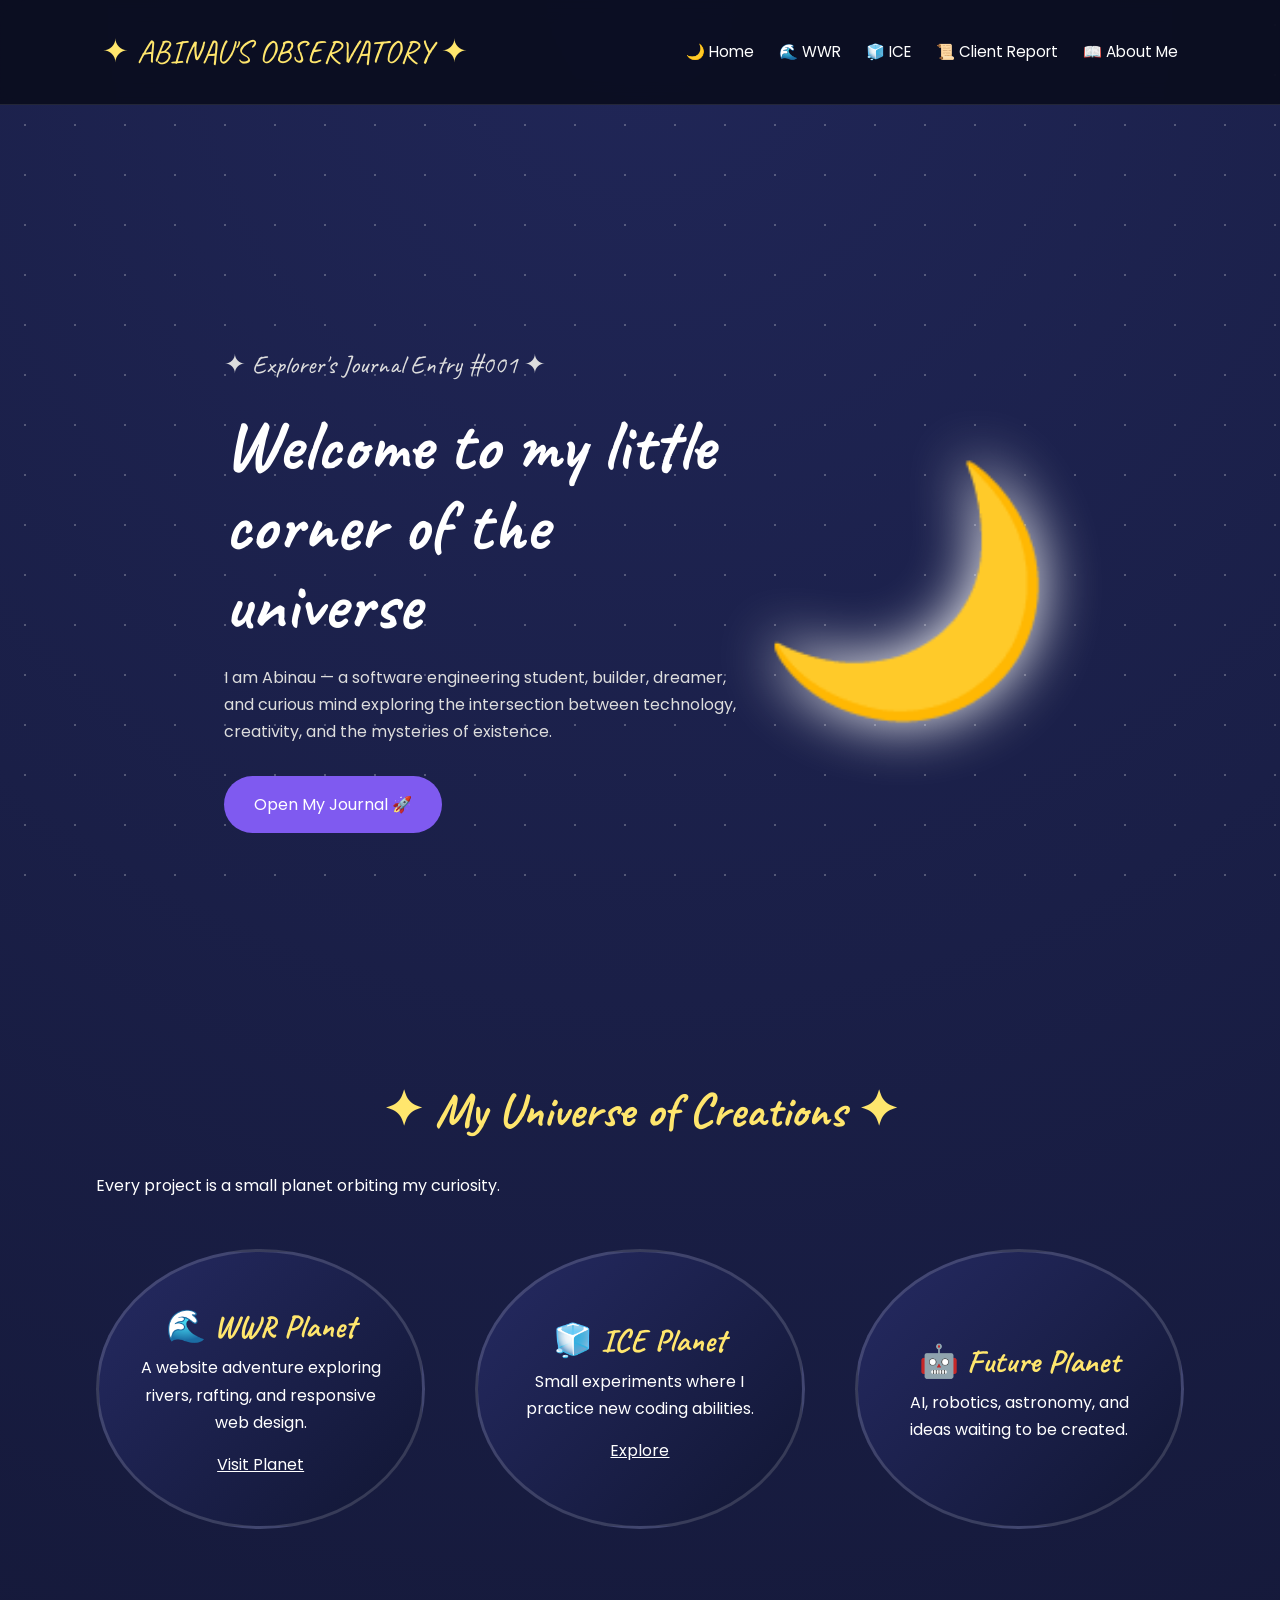
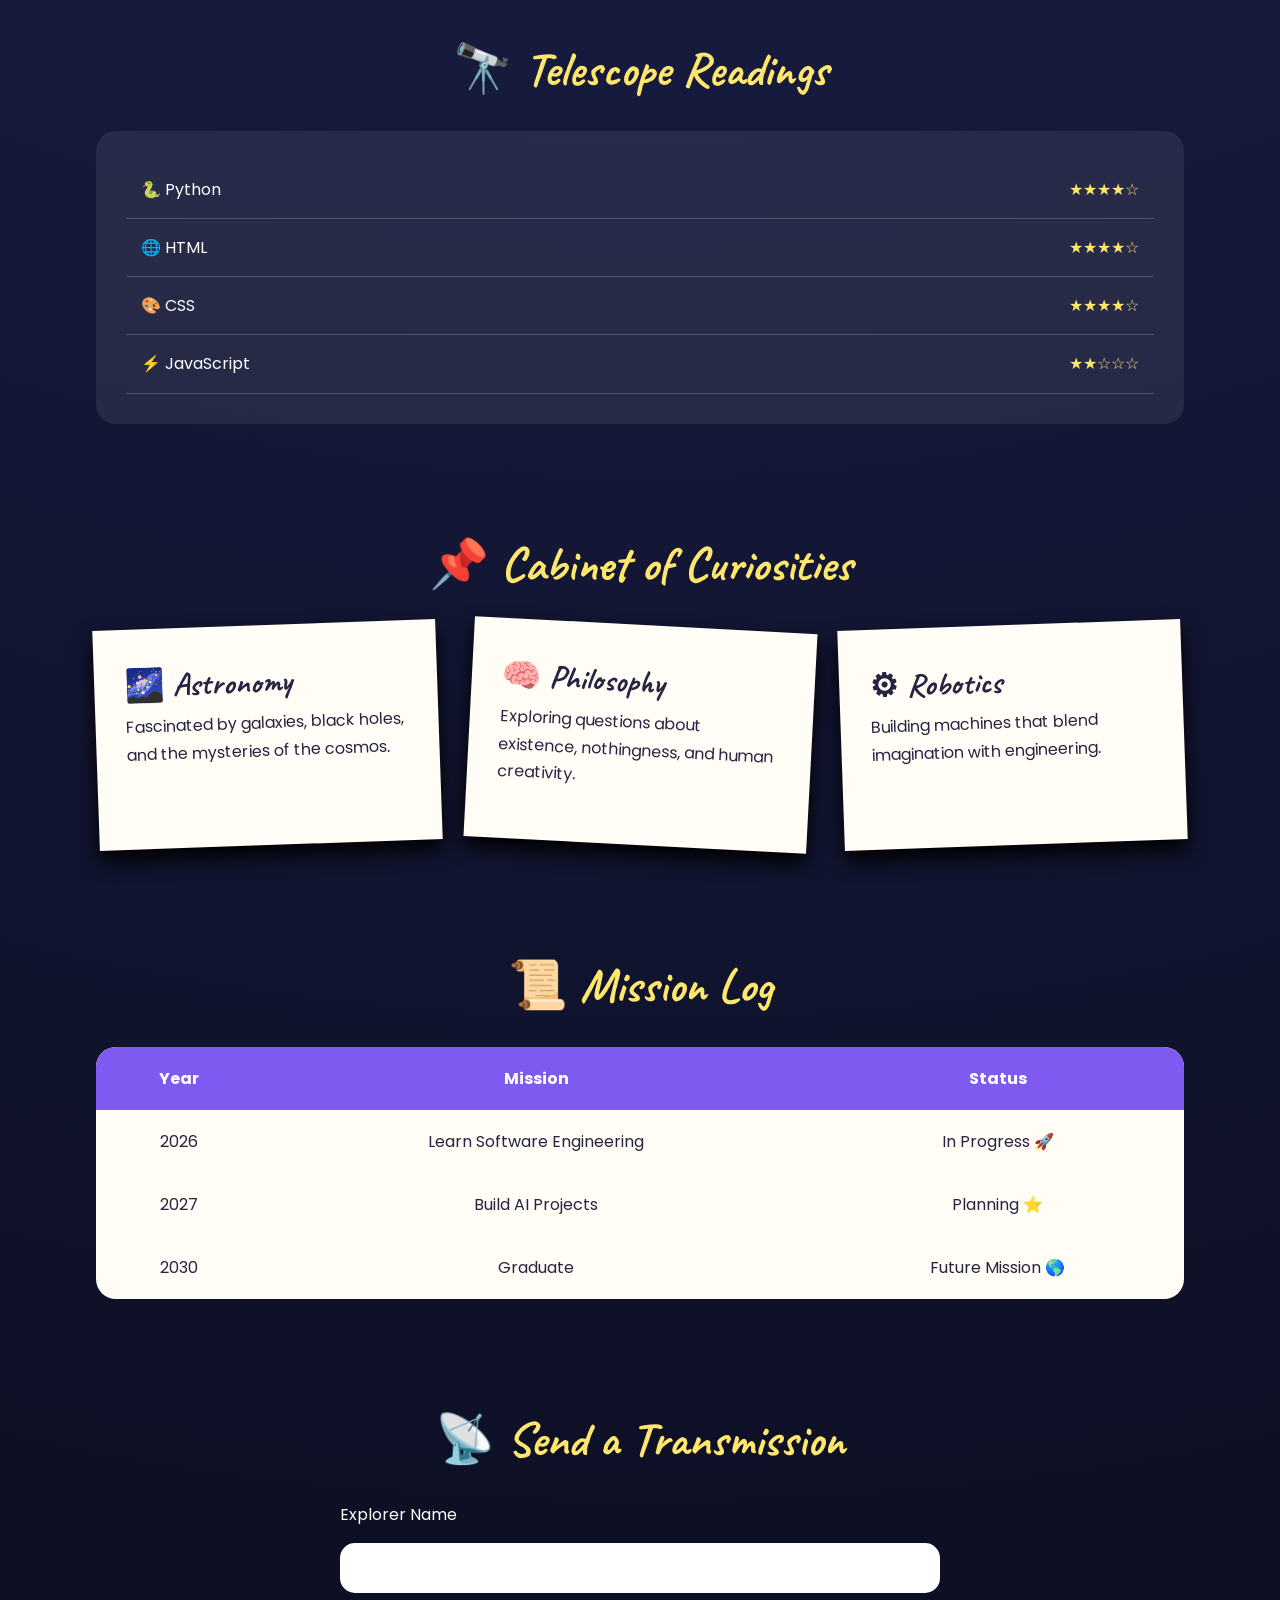
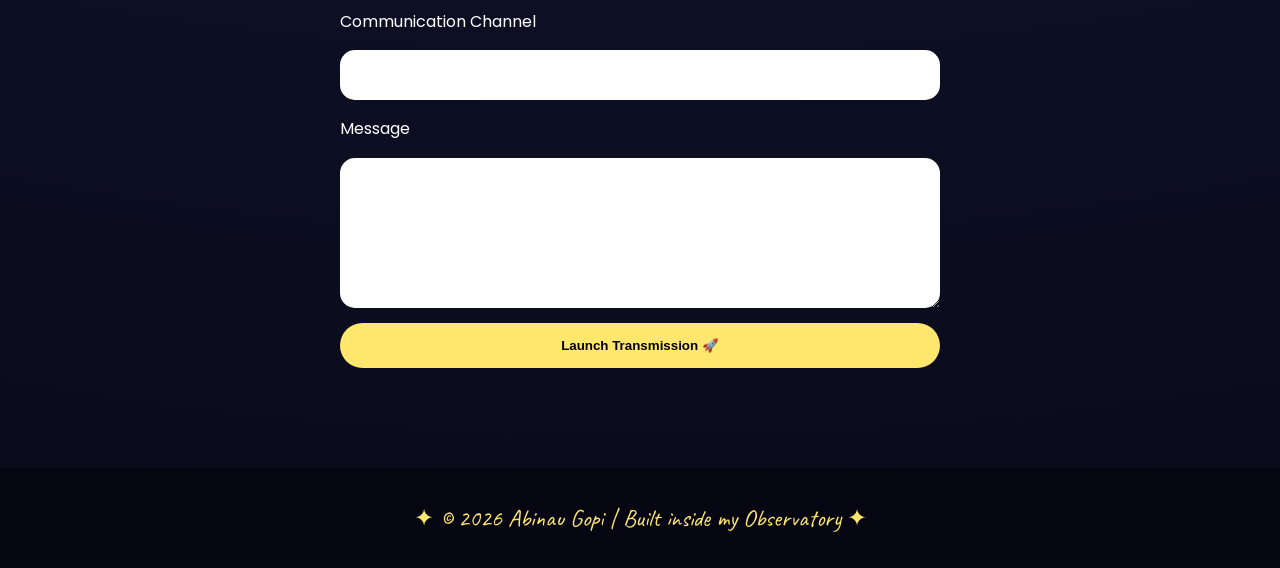
<file: index.html>
<!DOCTYPE html>
<html lang="en">

<head>
    <meta charset="UTF-8">
    <meta name="viewport" content="width=device-width, initial-scale=1.0">

    <title>Abinau's Observatory</title>

    <link rel="stylesheet" href="styles/style.css">

    <link href="https://fonts.googleapis.com/css2?family=Caveat:wght@400;700&family=Poppins:wght@300;400;600;700&display=swap" rel="stylesheet">

</head>

<body>
<header>

    <div class="logo">
        ✦ ABINAU'S OBSERVATORY ✦
    </div>


    <nav>

        <a href="index.html">🌙 Home</a>
        <a href="wwr/index.html">🌊 WWR</a>
        <a href="ice.html">🧊 ICE</a>
        <a href="client_report.html">📜 Client Report</a>
        <a href="aboutme.html">📖 About Me</a>

    </nav>

</header>

<main>

<section class="hero">
<div class="hero-text">
<p class="small-title">
    ✦ Explorer's Journal Entry #001 ✦
</p>
<h1>
    Welcome to my little corner of the universe
</h1>
<p>
I am Abinau — a software engineering student,
builder, dreamer, and curious mind exploring the
intersection between technology, creativity, and the mysteries
of existence.
</p>
<a class="launch-button" href="aboutme.html">
    Open My Journal 🚀
</a>
</div>
<div class="moon">

    🌙

</div>
</section>

<section class="universe">

<h2>
    ✦ My Universe of Creations ✦
</h2>

<p>
Every project is a small planet orbiting my curiosity.
</p>

<div class="planets">

<div class="planet planet-one">

<h3>
🌊 WWR Planet
</h3>

<p>
A website adventure exploring rivers,
rafting, and responsive web design.
</p>

<a href="wwr/index.html">
Visit Planet
</a>

</div>

<div class="planet planet-two">

<h3>
🧊 ICE Planet
</h3>

<p>
Small experiments where I practice
new coding abilities.
</p>

<a href="ice.html">
Explore
</a>

</div>

<div class="planet planet-three">

<h3>
🤖 Future Planet
</h3>

<p>
AI, robotics, astronomy,
and ideas waiting to be created.
</p>

</div>
</div>
</section>
<section class="skills">
<h2>
🔭 Telescope Readings
</h2>
<div class="skill-list">
<p>
🐍 Python
<span>★★★★☆</span>
</p>
<p>
🌐 HTML
<span>★★★★☆</span>
</p>
<p>
🎨 CSS
<span>★★★★☆</span>
</p>
<p>
⚡ JavaScript
<span>★★☆☆☆</span>
</p>
</div>
</section>

<section class="curiosities">

<h2>
📌 Cabinet of Curiosities
</h2>

<div class="notes">

<div class="note">

<h3>
🌌 Astronomy
</h3>

<p>
Fascinated by galaxies,
black holes, and the mysteries
of the cosmos.
</p>
</div>
<div class="note">
<h3>
🧠 Philosophy
</h3>
<p>
Exploring questions about
existence, nothingness,
and human creativity.
</p>
</div>
<div class="note">
<h3>
⚙ Robotics
</h3>
<p>
Building machines that
blend imagination with
engineering.
</p>
</div>
</div>

</section>

<section class="missions">
<h2>
📜 Mission Log
</h2>
<table>
<tr>
<th>
Year
</th>
<th>
Mission
</th>
<th>
Status
</th>
</tr>
<tr>
<td>
2026
</td>
<td>
Learn Software Engineering
</td>
<td>
In Progress 🚀
</td>
</tr>
<tr>
<td>
2027
</td>
<td>
Build AI Projects
</td>
<td>
Planning ⭐
</td>
</tr>
<tr>

<td>
2030
</td>

<td>
Graduate
</td>

<td>
Future Mission 🌎
</td>

</tr>

</table>

</section>

<section class="contact">

<h2>
📡 Send a Transmission
</h2>
<form>
<label>
Explorer Name
</label>
<input type="text">
<label>
Communication Channel
</label>
<input type="email">

<label>
Message
</label>
<textarea></textarea>
<button>
Launch Transmission 🚀
</button>
</form>
</section>

</main>

<footer>

<p>
✦ © 2026 Abinau Gopi | Built inside my Observatory ✦
</p>

</footer>

</body>

</html>
</file>
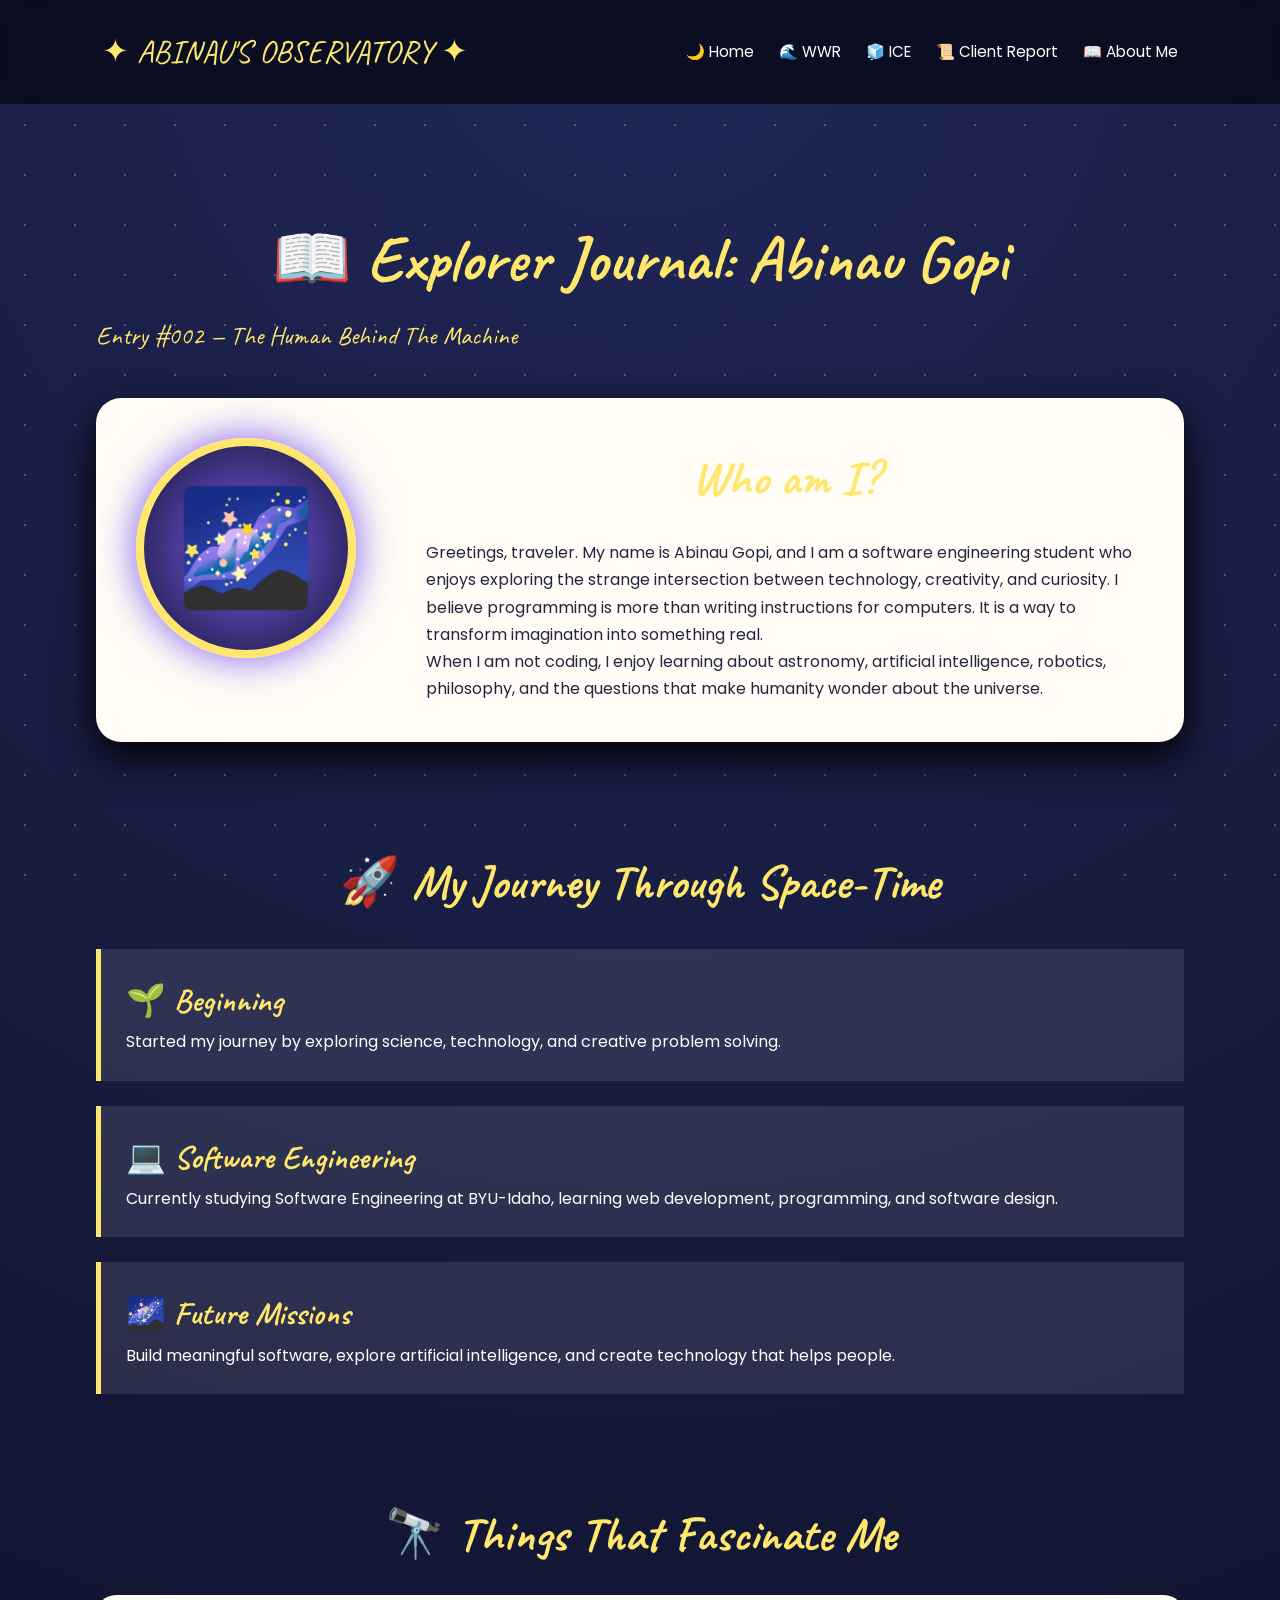
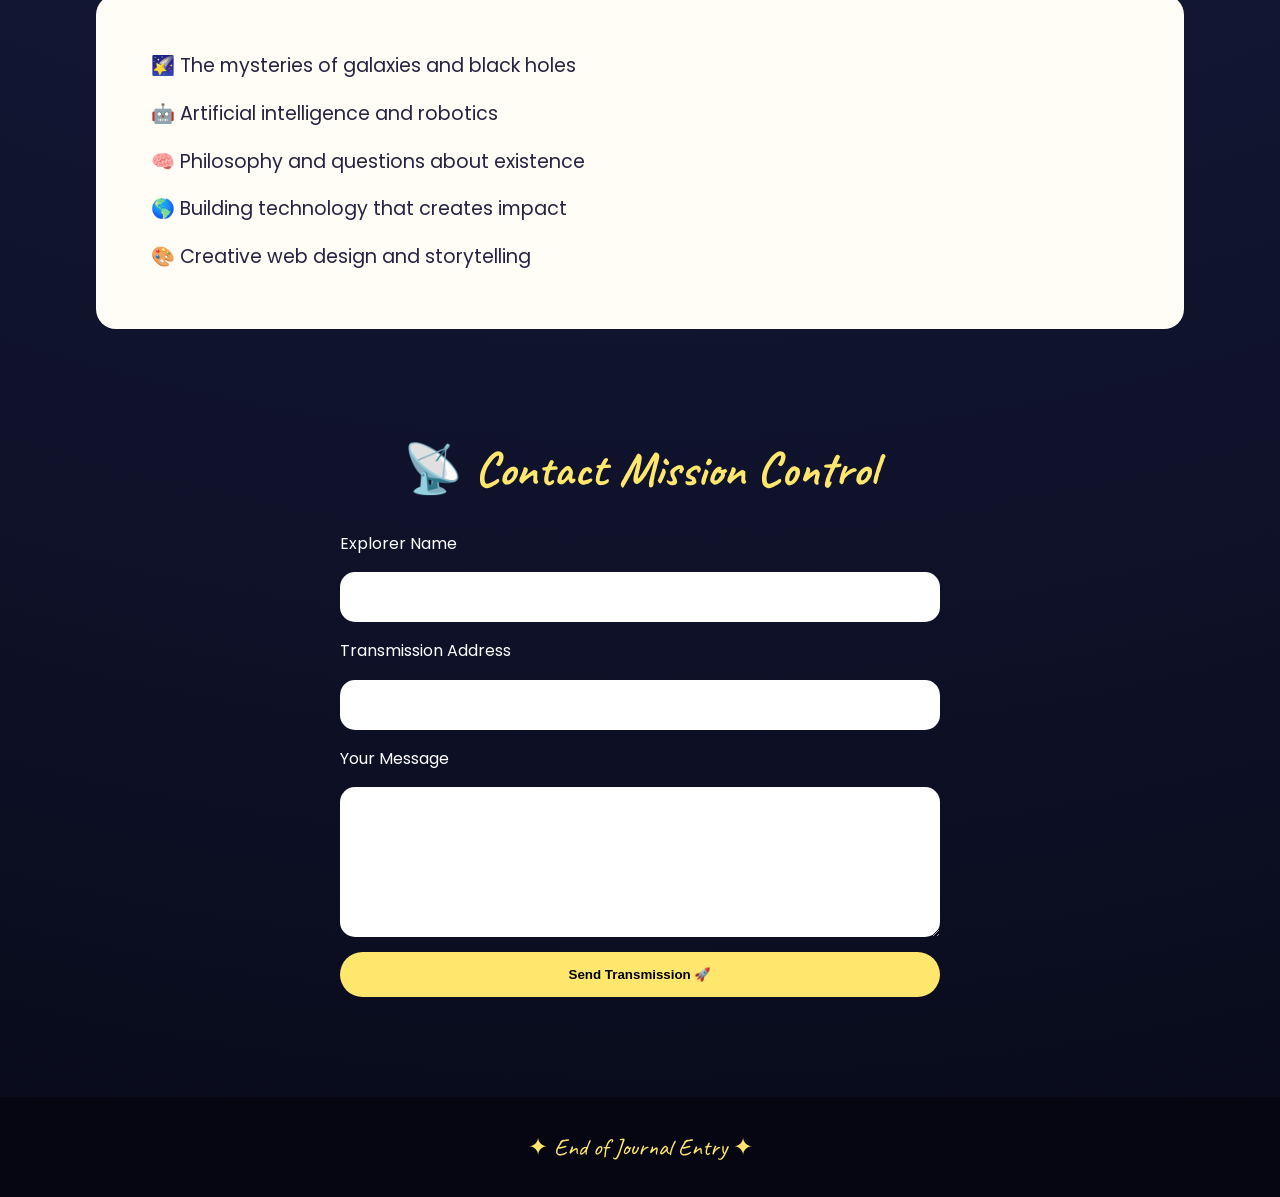
<file: aboutme.html>
<!DOCTYPE html>
<html lang="en">
<head>
    <meta charset="UTF-8">
    <meta name="viewport" content="width=device-width, initial-scale=1.0">
    <title>About Abinau | Explorer Journal</title>
    <link rel="stylesheet" href="styles/style.css">
    <link href="https://fonts.googleapis.com/css2?family=Caveat:wght@400;700&family=Poppins:wght@300;400;600&display=swap" rel="stylesheet">
</head>
<body>
<header>
    <div class="logo">
        ✦ ABINAU'S OBSERVATORY ✦
    </div>
    <nav>
        <a href="index.html">🌙 Home</a>
        <a href="wwr/index.html">🌊 WWR</a>
        <a href="ice.html">🧊 ICE</a>
        <a href="client_report.html">📜 Client Report</a>
        <a href="aboutme.html">📖 About Me</a>
    </nav>
</header>
<main>
<section class="journal">
<h1>
📖 Explorer Journal: Abinau Gopi
</h1>
<p class="small-title">
Entry #002 — The Human Behind The Machine
</p>
<div class="journal-page">
<div class="astronaut-avatar">
    🌌
</div>
<div>
<h2>
Who am I?
</h2>
<p>
Greetings, traveler.
My name is Abinau Gopi, and I am a software engineering
student who enjoys exploring the strange intersection between
technology, creativity, and curiosity.
I believe programming is more than writing instructions
for computers. It is a way to transform imagination into
something real.
</p>
<p>
When I am not coding, I enjoy learning about astronomy,
artificial intelligence, robotics, philosophy, and the
questions that make humanity wonder about the universe.
</p>
</div>
</div>
</section>
<section class="timeline">
<h2>
🚀 My Journey Through Space-Time
</h2>
<div class="timeline-box">
<h3>
🌱 Beginning
</h3>
<p>
Started my journey by exploring science,
technology, and creative problem solving.
</p>
</div>
<div class="timeline-box">
<h3>
💻 Software Engineering
</h3>
<p>
Currently studying Software Engineering at BYU-Idaho,
learning web development, programming, and software design.
</p>
</div>
<div class="timeline-box">
<h3>
🌌 Future Missions
</h3>
<p>
Build meaningful software, explore artificial intelligence,
and create technology that helps people.
</p>
</div>
</section>
<section class="favorites">
<h2>
🔭 Things That Fascinate Me
</h2>
<ul>
<li>
🌠 The mysteries of galaxies and black holes
</li>
<li>
🤖 Artificial intelligence and robotics
</li>
<li>
🧠 Philosophy and questions about existence
</li>
<li>
🌎 Building technology that creates impact
</li>
<li>
🎨 Creative web design and storytelling
</li>
</ul>
</section>
<section class="contact">
<h2>
📡 Contact Mission Control
</h2>
<form>
<label>
Explorer Name
</label>
<input type="text">
<label>
Transmission Address
</label>
<input type="email">
<label>
Your Message
</label>
<textarea></textarea>
<button>
Send Transmission 🚀
</button>
</form>
</section>
</main>
<footer>
<p>
✦ End of Journal Entry ✦
</p>
</footer>
</body>
</html>
</file>
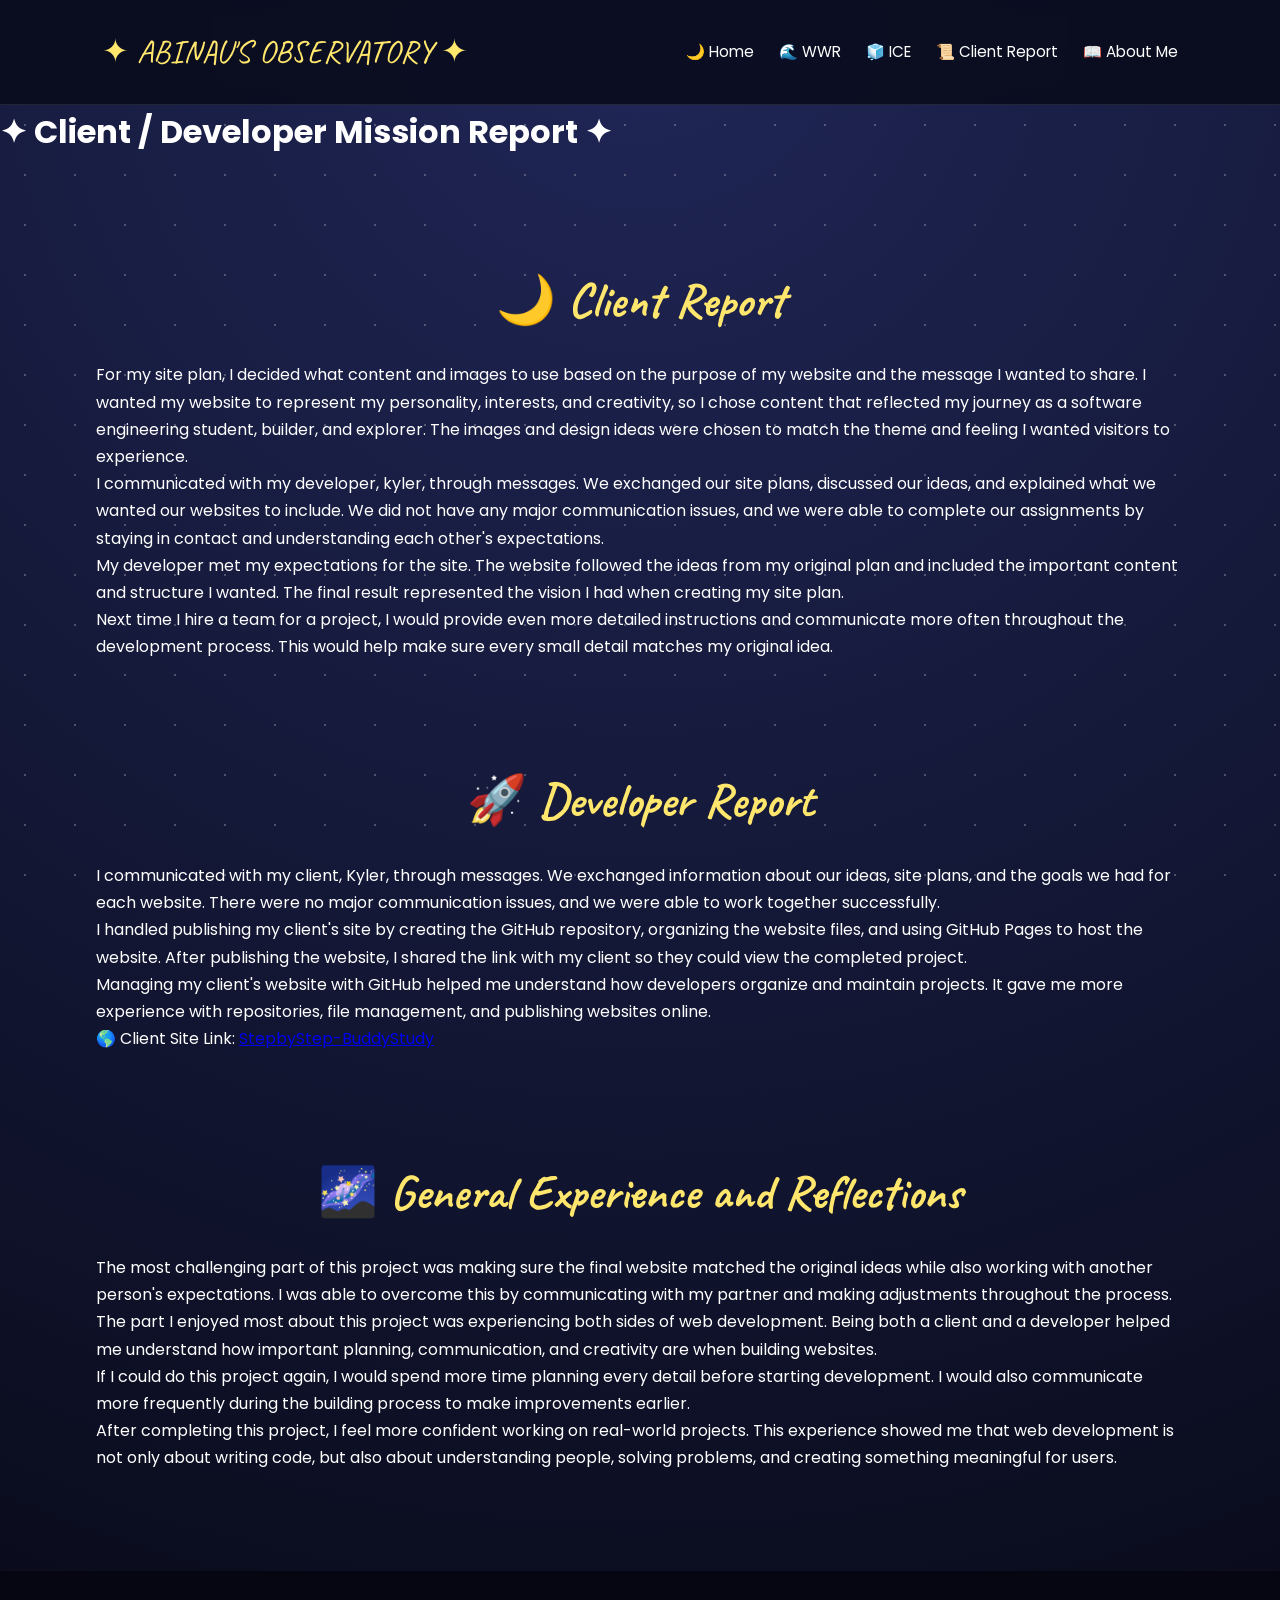
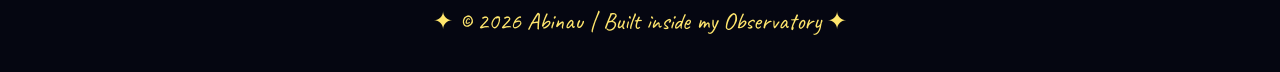
<file: client_report.html>
<!DOCTYPE html>
<html lang="en">

<head>
    <meta charset="UTF-8">
    <meta name="viewport" content="width=device-width, initial-scale=1.0">

    <title>Client Report | Abinau's Observatory</title>

    <link rel="stylesheet" href="styles/style.css">

    <link href="https://fonts.googleapis.com/css2?family=Caveat:wght@400;700&family=Poppins:wght@300;400;600;700&display=swap" rel="stylesheet">

</head>

<body>

<header>

    <div class="logo">
        ✦ ABINAU'S OBSERVATORY ✦
    </div>

    <nav>
        <a href="index.html">🌙 Home</a>
        <a href="wwr/index.html">🌊 WWR</a>
        <a href="ice.html">🧊 ICE</a>
        <a href="client_report.html">📜 Client Report</a>
        <a href="aboutme.html">📖 About Me</a>
    </nav>

</header>


<main class="report">


<h1>
    ✦ Client / Developer Mission Report ✦
</h1>


<section>

<h2>
    🌙 Client Report
</h2>


<p>
For my site plan, I decided what content and images to use based on the purpose of my website and the message I wanted to share. 
I wanted my website to represent my personality, interests, and creativity, so I chose content that reflected my journey as a software engineering student, builder, and explorer.
The images and design ideas were chosen to match the theme and feeling I wanted visitors to experience.
</p>


<p>
I communicated with my developer, kyler, through messages. We exchanged our site plans, discussed our ideas, and explained what we wanted our websites to include.
We did not have any major communication issues, and we were able to complete our assignments by staying in contact and understanding each other's expectations.
</p>


<p>
My developer met my expectations for the site. The website followed the ideas from my original plan and included the important content and structure I wanted.
The final result represented the vision I had when creating my site plan.
</p>


<p>
Next time I hire a team for a project, I would provide even more detailed instructions and communicate more often throughout the development process.
This would help make sure every small detail matches my original idea.
</p>



</section>



<section>

<h2>
    🚀 Developer Report
</h2>


<p>
I communicated with my client, Kyler, through messages. We exchanged information about our ideas, site plans, and the goals we had for each website.
There were no major communication issues, and we were able to work together successfully.
</p>


<p>
I handled publishing my client's site by creating the GitHub repository, organizing the website files, and using GitHub Pages to host the website.
After publishing the website, I shared the link with my client so they could view the completed project.
</p>


<p>
Managing my client's website with GitHub helped me understand how developers organize and maintain projects.
It gave me more experience with repositories, file management, and publishing websites online.
</p>


<p>
🌎 Client Site Link:
<a href="https://this-is-my-username-guys.github.io/Final_project/">
StepbyStep-BuddyStudy
</a>
</p>


</section>




<section>

<h2>
    🌌 General Experience and Reflections
</h2>


<p>
The most challenging part of this project was making sure the final website matched the original ideas while also working with another person's expectations.
I was able to overcome this by communicating with my partner and making adjustments throughout the process.
</p>


<p>
The part I enjoyed most about this project was experiencing both sides of web development.
Being both a client and a developer helped me understand how important planning, communication, and creativity are when building websites.
</p>


<p>
If I could do this project again, I would spend more time planning every detail before starting development.
I would also communicate more frequently during the building process to make improvements earlier.
</p>


<p>
After completing this project, I feel more confident working on real-world projects.
This experience showed me that web development is not only about writing code, but also about understanding people, solving problems, and creating something meaningful for users.
</p>


</section>


</main>



<footer>

<p>
✦ © 2026 Abinau | Built inside my Observatory ✦
</p>

</footer>


</body>

</html>
</file>
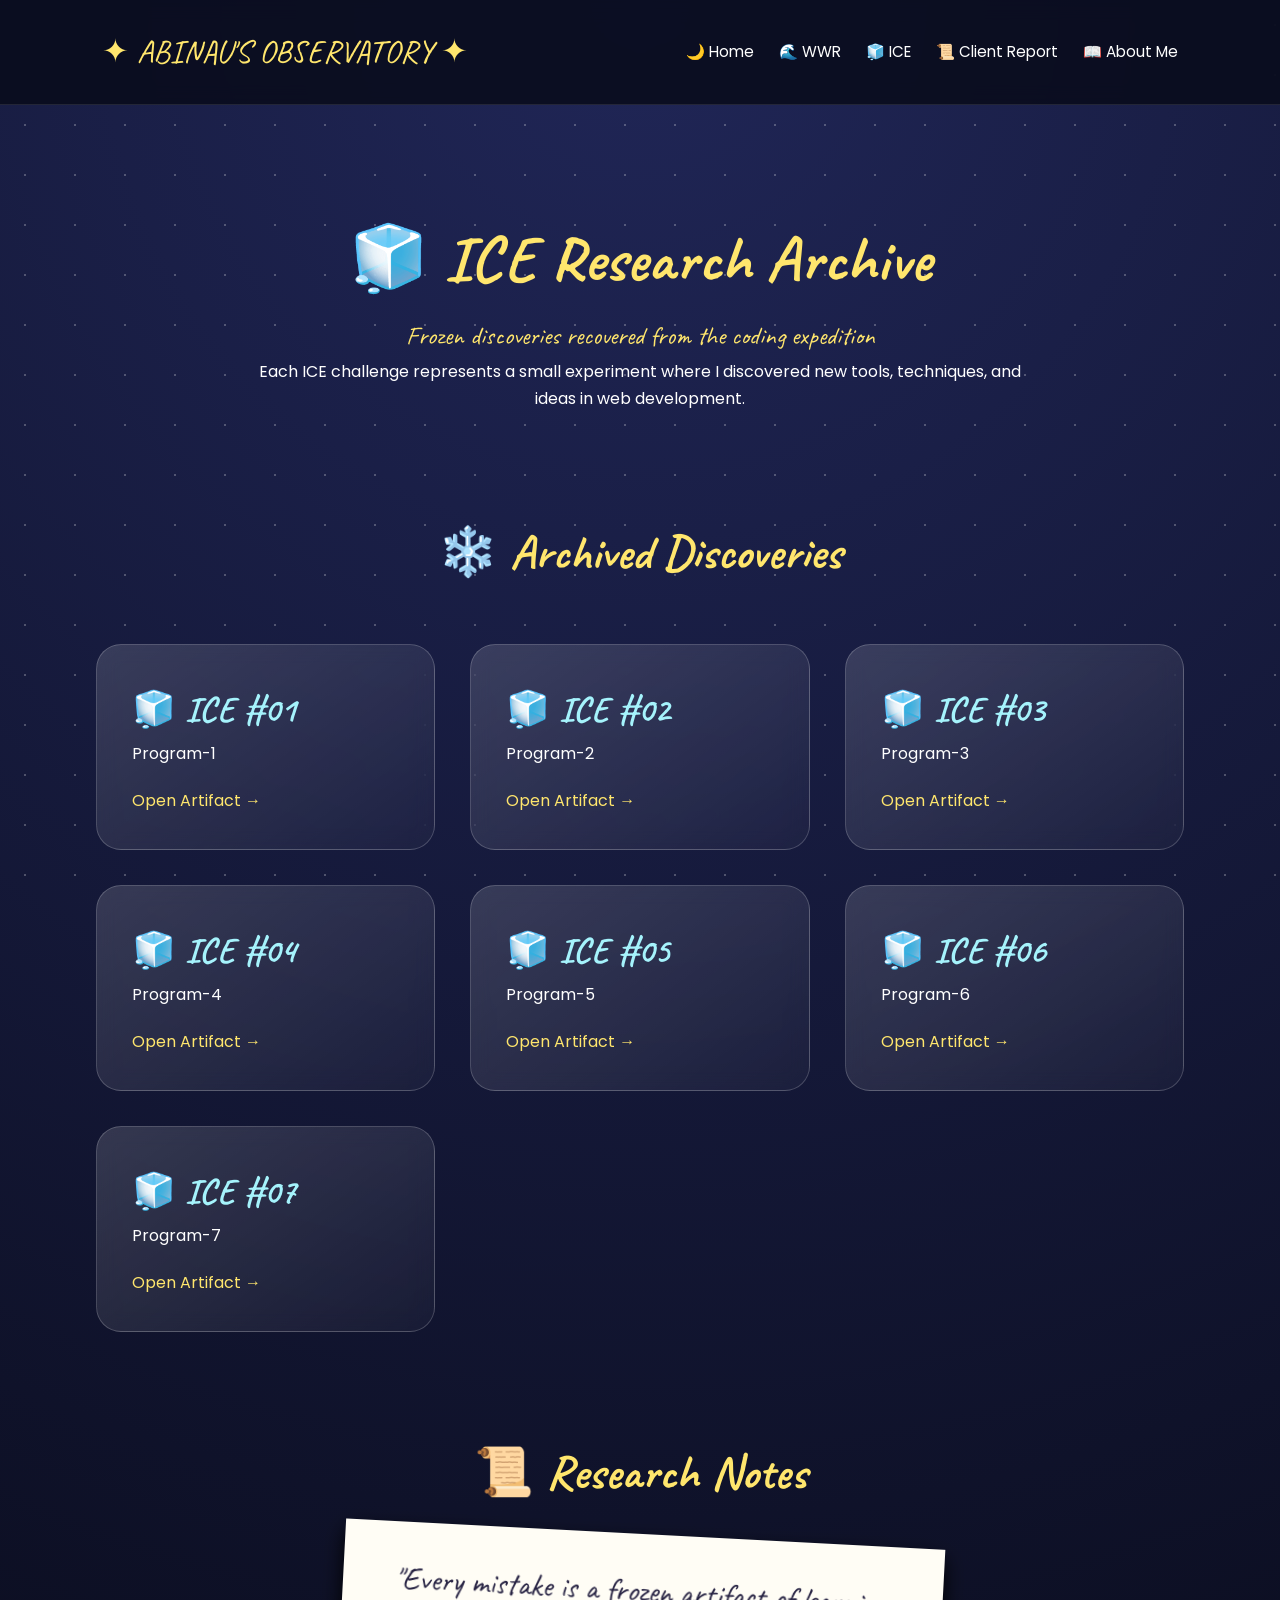
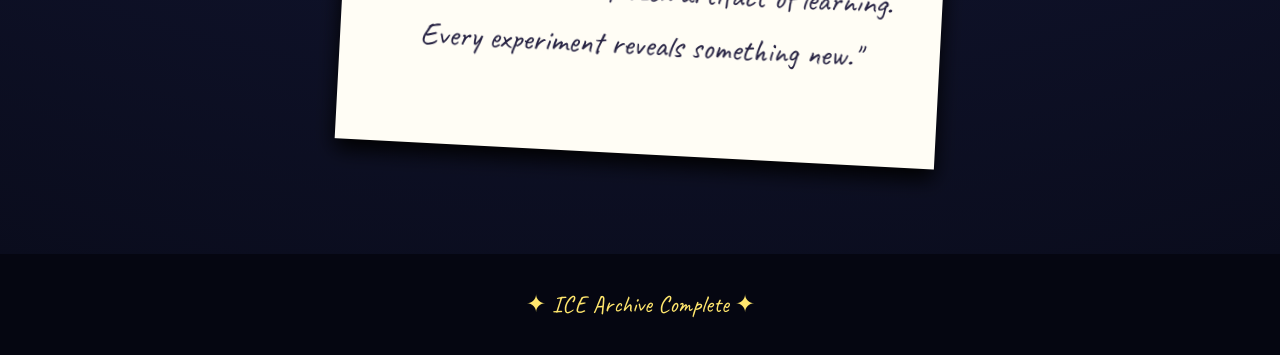
<file: ice.html>
<!DOCTYPE html>
<html lang="en">
<head>
    <meta charset="UTF-8">
    <meta name="viewport" content="width=device-width, initial-scale=1.0">
    <title>ICE Archive | Abinau's Observatory</title>
    <link rel="stylesheet" href="styles/style.css">
    <link href="https://fonts.googleapis.com/css2?family=Caveat:wght@400;700&family=Poppins:wght@300;400;600&display=swap" rel="stylesheet">
</head>
<body>
<header>
    <div class="logo">
        ✦ ABINAU'S OBSERVATORY ✦
    </div>
    <nav>
        <a href="index.html">🌙 Home</a>
        <a href="wwr/index.html">🌊 WWR</a>
        <a href="ice.html">🧊 ICE</a>
        <a href="client_report.html">📜 Client Report</a>
        <a href="aboutme.html">📖 About Me</a>
    </nav>
</header>

<main>
<section class="ice-intro">
<h1>
🧊 ICE Research Archive
</h1>
<p class="small-title">
Frozen discoveries recovered from the coding expedition
</p>
<p>
Each ICE challenge represents a small experiment
where I discovered new tools, techniques, and ideas
in web development.
</p>
</section>


<section class="ice-gallery">
<h2>
❄️ Archived Discoveries
</h2>
<div class="ice-cards">

<div class="ice-card">
<h3>
🧊 ICE #01
</h3>
<p>
Program-1
</p>
<a href="ice/apostle_spotlight/apostle_spotlight.html" target="_blank">
    Open Artifact →
</a>
</div>

<div class="ice-card">
<h3>
🧊 ICE #02
</h3>
<p>
Program-2
</p>
<a href="ice/favorite_devo/favorite_devo.html" target="_blank">
    Open Artifact →
</a>
</div>

<div class="ice-card">
<h3>
🧊 ICE #03
</h3>
<p>
Program-3
</p>
<a href="ice/gallery/gallery.html" target="_blank">
    Open Artifact →
</a>
</div>

<div class="ice-card">
<h3>
🧊 ICE #04
</h3>
<p>
Program-4
</p>
<a href="ice/grid_flags/grid_flags.html" target="_blank">
    Open Artifact →
</a>
</div>

<div class="ice-card">
<h3>
🧊 ICE #05
</h3>
<p>
Program-5
</p>
<a href="ice/positioning/positioning.html" target="_blank">
    Open Artifact →
</a>
</div>

<div class="ice-card">
<h3>
🧊 ICE #06
</h3>
<p>
Program-6
</p>
<a href="ice/signup/signup.html" target="_blank">
    Open Artifact →
</a>
</div>

<div class="ice-card">
<h3>
🧊 ICE #07
</h3>
<p>
Program-7
</p>
<a href="ice/prophet_cards/prophet_cards.html" target="_blank">
    Open Artifact →
</a>
</div>

</div>
</section>

<section class="research-note">
<h2>
📜 Research Notes
</h2>
<div class="note">
<p>
"Every mistake is a frozen artifact of learning.
Every experiment reveals something new."
</p>
</div>
</section>
</main>

<footer>
<p>
✦ ICE Archive Complete ✦
</p>
</footer>
</body>
</html>
</file>
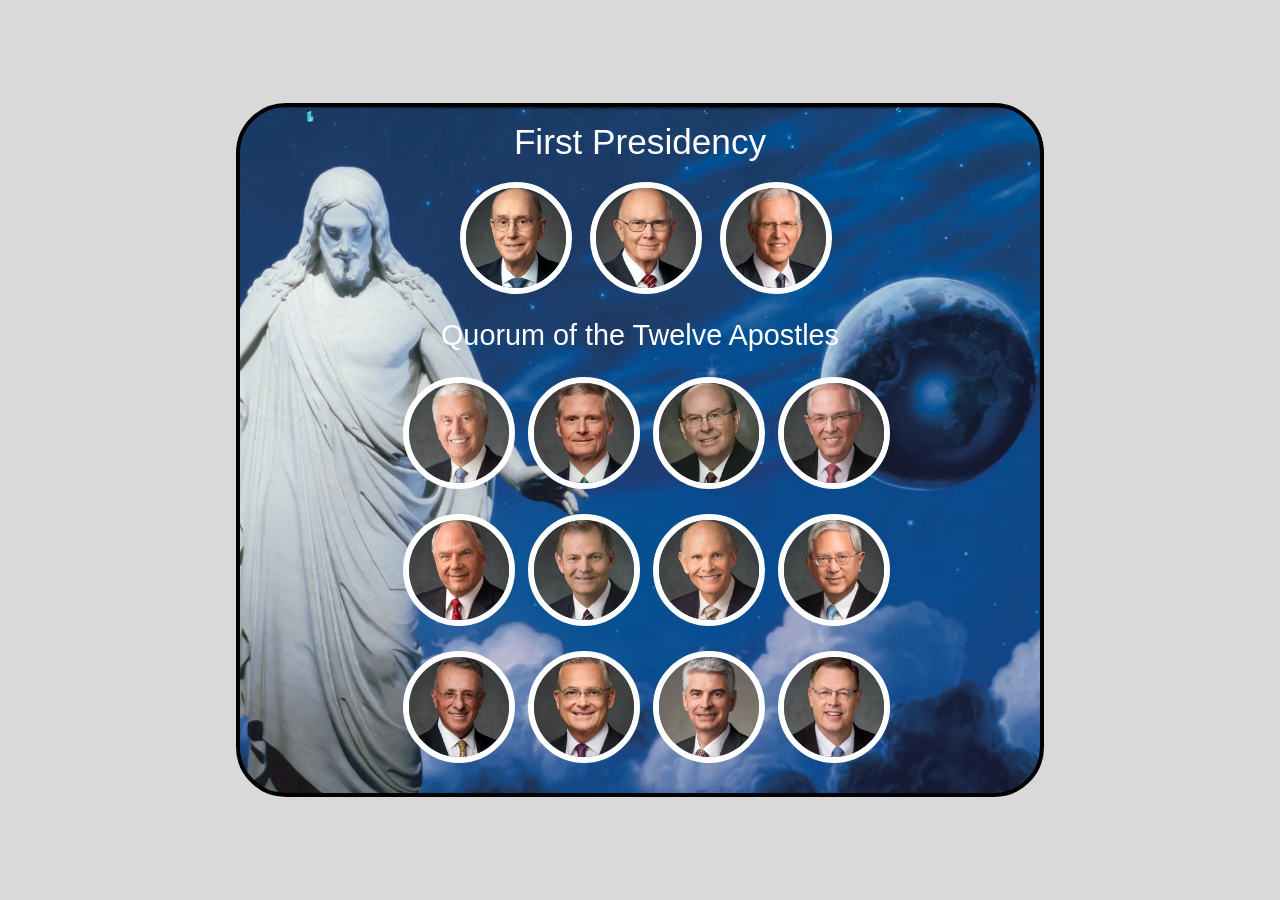
<file: ice/apostle_spotlight/apostle_spotlight.html>
<!DOCTYPE html>
<html lang="en">
<head>
    <meta charset="UTF-8">
    <meta name="viewport" content="width=device-width, initial-scale=1.0">
    <title>Apostles Spotlights</title>
    <link rel="stylesheet" href="styles.css">
</head>
<body>
    <div class="container">

        <!-- First Presidency -->
        <h1>First Presidency</h1>

        <div class="top-row">
            <div class="apostle">
                <img src="images/eyring.webp" alt="">
            </div>

            <div class="apostle">
                <img src="images/oaks.webp" alt="">
            </div>

            <div class="apostle">
                <img src="images/christofferson.webp" alt="">
            </div>
        </div>

        <!-- Quorum -->
        <h2>Quorum of the Twelve Apostles</h2>

        <div class="apostles-grid">

            <div class="apostle">
                <img src="images/uchtdorf.webp" alt="">
            </div>

            <div class="apostle">
                <img src="images/bednar.webp" alt="">
            </div>

            <div class="apostle">
                <img src="images/cook.webp" alt="">
            </div>

            <div class="apostle">
                <img src="images/anderson.webp" alt="">
            </div>

            <div class="apostle">
                <img src="images/rasband.webp" alt="">
            </div>

            <div class="apostle">
                <img src="images/stevenson.webp" alt="">
            </div>

            <div class="apostle">
                <img src="images/renlund.webp" alt="">
            </div>

            <div class="apostle">
                <img src="images/gong.webp" alt="">
            </div>

            <div class="apostle">
                <img src="images/soares.webp" alt="">
            </div>

            <div class="apostle">
                <img src="images/kearon.webp" alt="">
            </div>

            <div class="apostle">
                <img src="images/causse.webp" alt="">
            </div>

            <div class="apostle">
                <img src="images/gilbert.webp" alt="">
            </div>

        </div>

    </div>
</body>
</html>
</file>
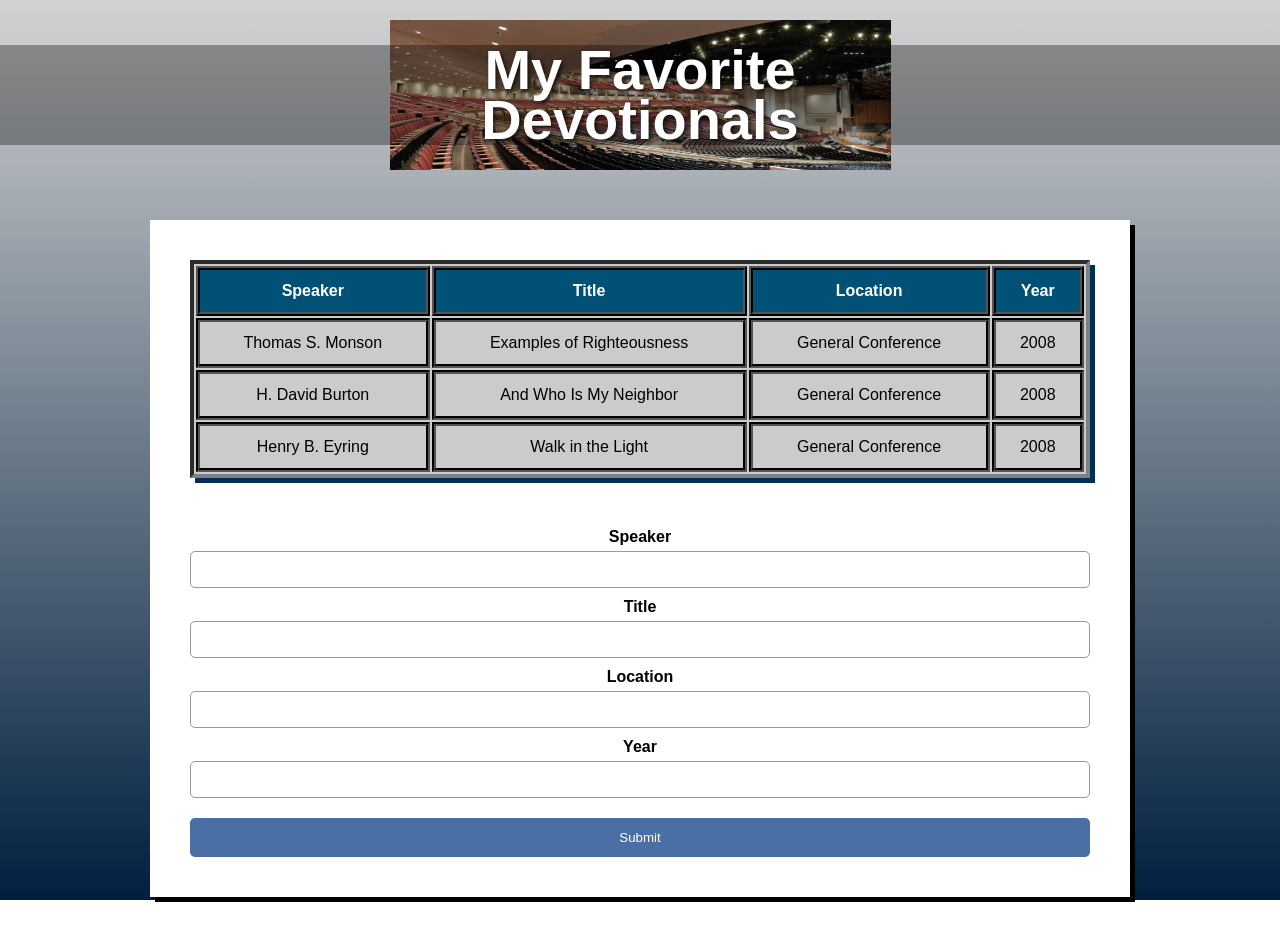
<file: ice/favorite_devo/favorite_devo.html>
<!DOCTYPE html>
<html lang="en">
<head>
  <meta charset="UTF-8" />
  <meta name="viewport" content="width=device-width, initial-scale=1.0"/>
  <title>My Favorite Devotionals</title>
  <link rel="stylesheet" href="styles/styles.css" />
</head>
<body>
  <div class="container">
    <header class="header">
      <div class="header-image">
        <h1>My Favorite<br>Devotionals</h1>
      </div>
    </header>
    <main>
      <div class="content-box">
        <table>
          <tr>
            <th>Speaker</th>
            <th>Title</th>
            <th>Location</th>
            <th>Year</th>
          </tr>
          <tr>
            <td>Thomas S. Monson</td>
            <td>Examples of Righteousness</td>
            <td>General Conference</td>
            <td>2008</td>
          </tr>
          <tr>
            <td>H. David Burton</td>
            <td>And Who Is My Neighbor</td>
            <td>General Conference</td>
            <td>2008</td>
          </tr>
          <tr>
            <td>Henry B. Eyring</td>
            <td>Walk in the Light</td>
            <td>General Conference</td>
            <td>2008</td>
          </tr>
        </table>
        <form>
  
            <label for="speaker">Speaker</label>
            <input type="text" id="speaker" name="speaker">

            <label for="title">Title</label>
            <input type="text" id="title" name="title">

            <label for="location">Location</label>
            <input type="text" id="location" name="location">

            <label for="year">Year</label>
            <input type="number" id="year" name="year">

          <button type="submit">Submit</button>
        </form>
      </div>
    </main>
  </div>
</body>
</html>
</file>
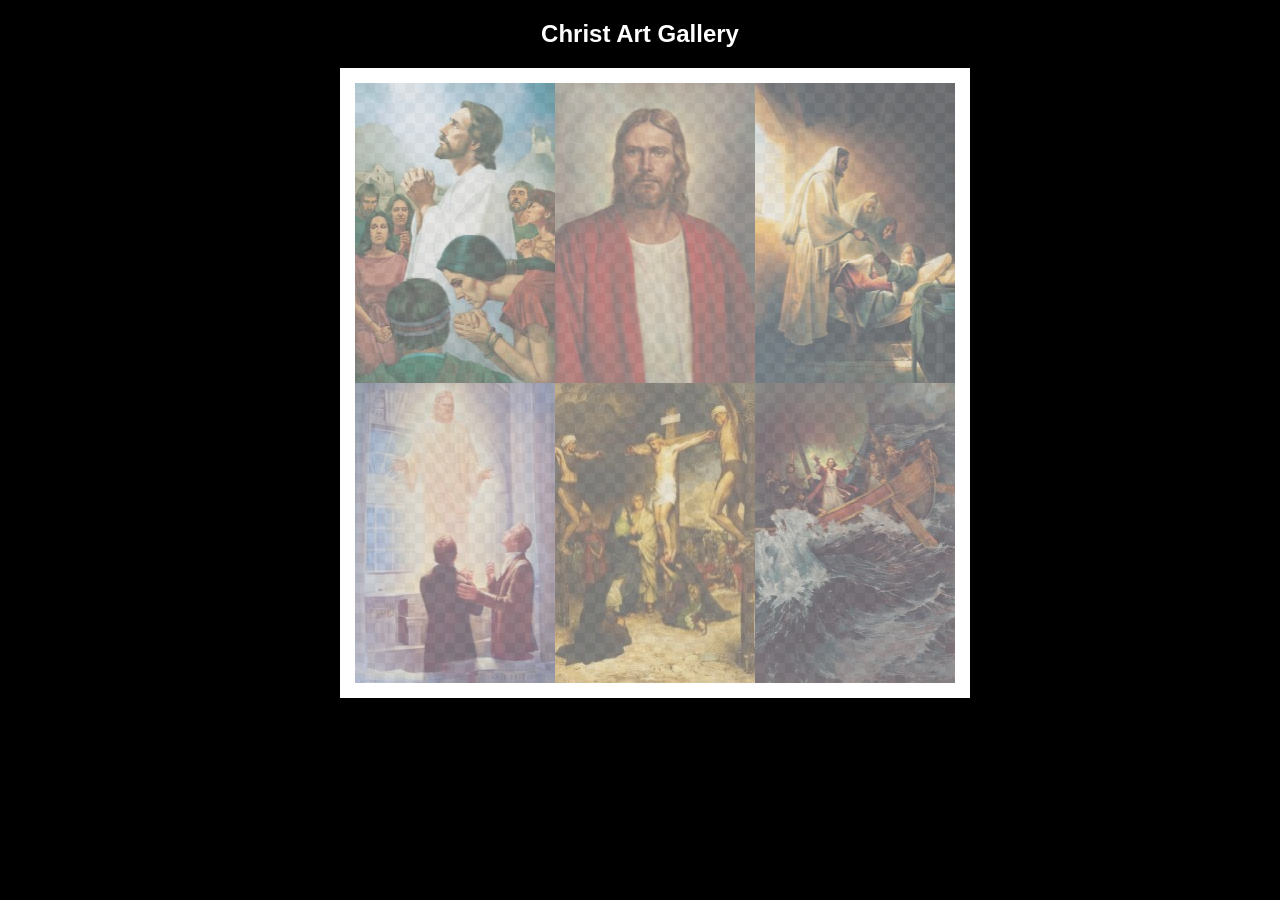
<file: ice/gallery/gallery.html>
<!DOCTYPE html>
<html lang="en">
<head>
    <meta charset="UTF-8">
    <meta name="viewport" content="width=device-width, initial-scale=1.0">
    <title>Images of Christ</title>
    <style>
        body {
            background: black;
        }
        #wrapper{
            width: 600px;
            margin: 0 auto;
        }
        nav {
            color: white;
            text-align: center;
            font-family: Haettenschweiler, 'Arial Narrow Bold', sans-serif;
        }
        #gallery{
            display: grid;
            grid-template-columns: 200px 200px 200px;
            border: 15px solid rgb(255, 255, 255);
            width: 100%;
            background-color: #ddd;
            background-image:
                linear-gradient(45deg, #ccc 26%, transparent 26%), 
                linear-gradient(135deg, #ccc 26%, transparent 26%),
                linear-gradient(45deg, transparent 75%, #ccc 75%),
                linear-gradient(135deg, transparent 75%, #ccc 75%);
            background-size: 20px 20px; /* Must be a square */
            background-position: 0 0, 10px 0, 10px -10px, 0px 10px; 
            
        }
        #gallery a {
            cursor: url('images/christus.png'), pointer;
        }
        #gallery img {
            /* make a thumbnail of the image that is 200x300 
               instead of using width and height here to help the page load faster */
            width: 200px; 
            height: 300px;

            opacity:50%;
            display:block;
        }
        #gallery img:hover{
            opacity: 100%;
        }
    </style>
</head>
<body>
    <div id="wrapper">
        <nav>
            <h1>Christ Art Gallery</h1>
        </nav>
        <main>
            <div id="gallery">
                <a href="images/big/img1.jpg"><img src="images/small/img1.jpg" alt="Christ praying with the Nephites" ></a>
                <a href="images/big/img2.jpg"><img src="images/small/img2.jpg" alt="Jesus the Christ" ></a>
                <a href="images/big/img3.jpg"><img src="images/small/img3.jpg" alt="Jesus Raising the Daughter of Jairus" ></a>
                <a href="images/big/img4.jpg"><img src="images/small/img4.jpg" alt="The Lord Appears in the Kirtland Temple" ></a>
                <a href="images/big/img5.jpg"><img src="images/small/img5.jpg" alt="Crucifixion of Jesus Christ" ></a>
                <a href="images/big/img6.jpg"><img src="images/small/img6.jpg" alt="Jesus Calms the Storm" ></a>
            </div>
        </main>
    </div>
</body>
</html>
</file>
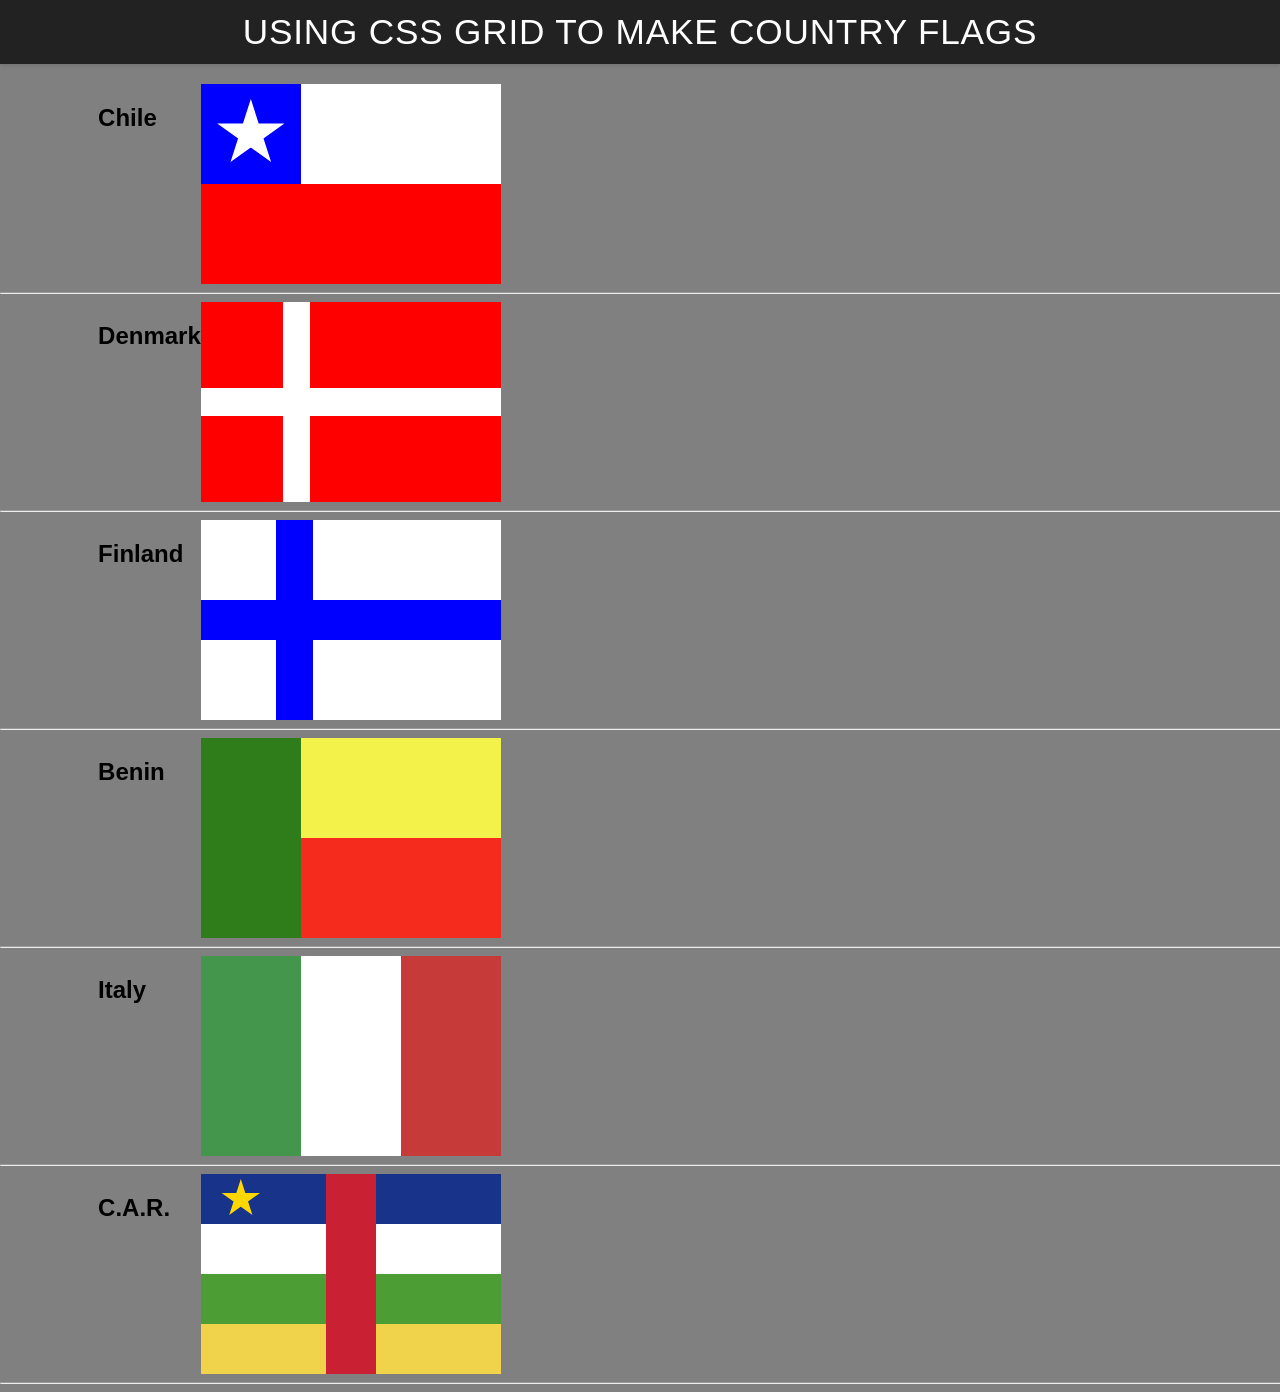
<file: ice/grid_flags/grid_flags.html>
<!DOCTYPE html>
<html lang="en">

<head>
    <meta charset="UTF-8">
    <meta name="viewport" content="width=device-width, initial-scale=1.0">
    <title>Flag</title>
    <style>
        body {
            margin: 0;
            font-family: 'Helvetica Neue', sans-serif;
            background-color: gray;
        }

        header {
            background-color: #222;
            color: #fff;
            padding: 0.75rem 1.5rem;
            display: flex;
            align-items: center;
            justify-content: center;
            font-size: 1.1rem;
            letter-spacing: 0.05rem;
            text-transform: uppercase;
            box-shadow: 0 2px 4px rgba(0, 0, 0, 0.1);
        }

        header h1 {
            margin: 0;
            font-weight: 400;
        }
        main {
            display: grid;
            grid-template-columns: .1fr .1fr 1fr .1fr;
            margin-top: 20px;
        }
        hr {
            width: 100%;
            grid-column: 1 / 5;
        }
        h2 {
            grid-column: 2/3;
        }

        #blue {
            background: blue;
            grid-column: 1 / 2;
            display: grid;
            align-items: center;
            justify-items: center;
        }

        #white {
            background: white;
            grid-column: 2 / 4;
        }

        #red {
            background: red;
            grid-column: 1 / 4;
        }

        #chile {
            display: grid;
            grid-template-columns: 1fr 1fr 1fr;
            grid-template-rows: 1fr 1fr;
            height: 200px;
            width: 300px;
        }

        .star {
            width: 70px;
            aspect-ratio: 1;
            background: white;
            clip-path: polygon(50% 0, 79% 90%, 2% 35%, 98% 35%, 21% 90%);
        }

            
        #denmark {
            display: grid;
            grid-template-columns: repeat(11, 1fr);
            grid-template-rows: repeat(7, 1fr);
            height: 200px;
            width: 300px;
            background: white;
            gap: 0;
        }

        #dred1 {
            background: red;
            grid-column: 1/4;
            grid-row: 1/4;
        }

        #dred2 {
            background: red;
            grid-column: 5/12;
            grid-row: 1/4;
        }

        #dred3 {
            background: red;
            grid-column: 1/4;
            grid-row: 5/8;
        }

        #dred4 {
            background: red;
            grid-column: 5/12;
            grid-row: 5/8;
        }

        #finland {
            display: grid;
            grid-template-columns: repeat(8, 1fr);
            grid-template-rows: repeat(5, 1fr);
            height: 200px;
            width: 300px;
            background: blue;
        }

        #fwhite1 {
            background: white;
            grid-column: 1/3;
            grid-row: 1/3;
        }

        #fwhite2 {
            background: white;
            grid-column: 4/9;
            grid-row: 1/3;
        }

        #fwhite3 {
            background: white;
            grid-column: 1/3;
            grid-row: 4/9;
        }

        #fwhite4 {
            background: white;
            grid-column: 4/9;
            grid-row: 4/6;
        }

        #benin {
            display: grid;
            grid-template-columns: 1fr 2fr;
            grid-template-rows: 1fr 1fr;
            height: 200px;
            width: 300px;
        }

        #bgreen {
            background: #2f7d1a;
            grid-column: 1;
            grid-row: 1 / 3;
        }

        #byellow {
            background: #f2f24a;
            grid-column: 2;
            grid-row: 1;
        }

        #bred {
            background: #f52b1e;
            grid-column: 2;
            grid-row: 2;
        }

        #italy {
            display: grid;
            grid-template-columns: 1fr 1fr 1fr;
            height: 200px;
            width: 300px;
        }

        #igreen {
            background: #44964d;
        }

        #iwhite {
            background: white;
        }

        #ired {
            background: #c73a3a;
        }

        #car {
            display: grid;
            grid-template-columns: 5fr 2fr 5fr;
            grid-template-rows: repeat(4, 1fr);
            height: 200px;
            width: 300px;
        }

        #car-blue {
            background: #18338a;
            grid-column: 1 / 4;
            grid-row: 1;
        }

        #car-white {
            background: white;
            grid-column: 1 / 4;
            grid-row: 2;
        }

        #car-green {
            background: #4d9d35;
            grid-column: 1 / 4;
            grid-row: 3;
        }

        #car-yellow {
            background: #f0d34a;
            grid-column: 1 / 4;
            grid-row: 4;
        }

        #car-red {
            background: #c92034;
            grid-column: 2;
            grid-row: 1 / 5;
        }

        #car-star {
            width: 40px;
            aspect-ratio: 1;
            background: gold;
            clip-path: polygon(50% 0, 79% 90%, 2% 35%, 98% 35%, 21% 90%);
            grid-column: 1;
            grid-row: 1;
            align-self: center;
            margin-left: 20px;
        }
    </style>
</head>

<body>
    <header>
        <h1>Using CSS Grid to make Country Flags</h1>
    </header>
    <main>
        <h2>Chile</h2>
        <div id="chile">
            <div id="blue">
                <div class="star"></div>
            </div>
            <div id="white"></div>
            <div id="red"></div>
        </div>
        <hr>

        <h2>Denmark</h2>
        <div id="denmark">
            <div id="dred1"></div>
            <div id="dred2"></div>
            <div id="dred3"></div>
            <div id="dred4"></div>
        </div>
        <hr>

        <h2>Finland</h2>
        <div id="finland">
            <div id="fwhite1"></div>
            <div id="fwhite2"></div>
            <div id="fwhite3"></div>
            <div id="fwhite4"></div>
        </div>
        <hr>

        <h2>Benin</h2>
        <div id="benin">
            <div id="bgreen"></div>
            <div id="byellow"></div>
            <div id="bred"></div>
        </div>
        <hr>

        <h2>Italy</h2>
        <div id="italy">
            <div id="igreen"></div>
            <div id="iwhite"></div>
            <div id="ired"></div>
        </div>
        <hr>

        <h2>C.A.R.</h2>
        <div id="car">
            <div id="car-blue"></div>
            <div id="car-white"></div>
            <div id="car-green"></div>
            <div id="car-yellow"></div>
            <div id="car-red"></div>
            <div id="car-star"></div>
        </div>
        <hr>
    </main>
</body>

</html>
</file>
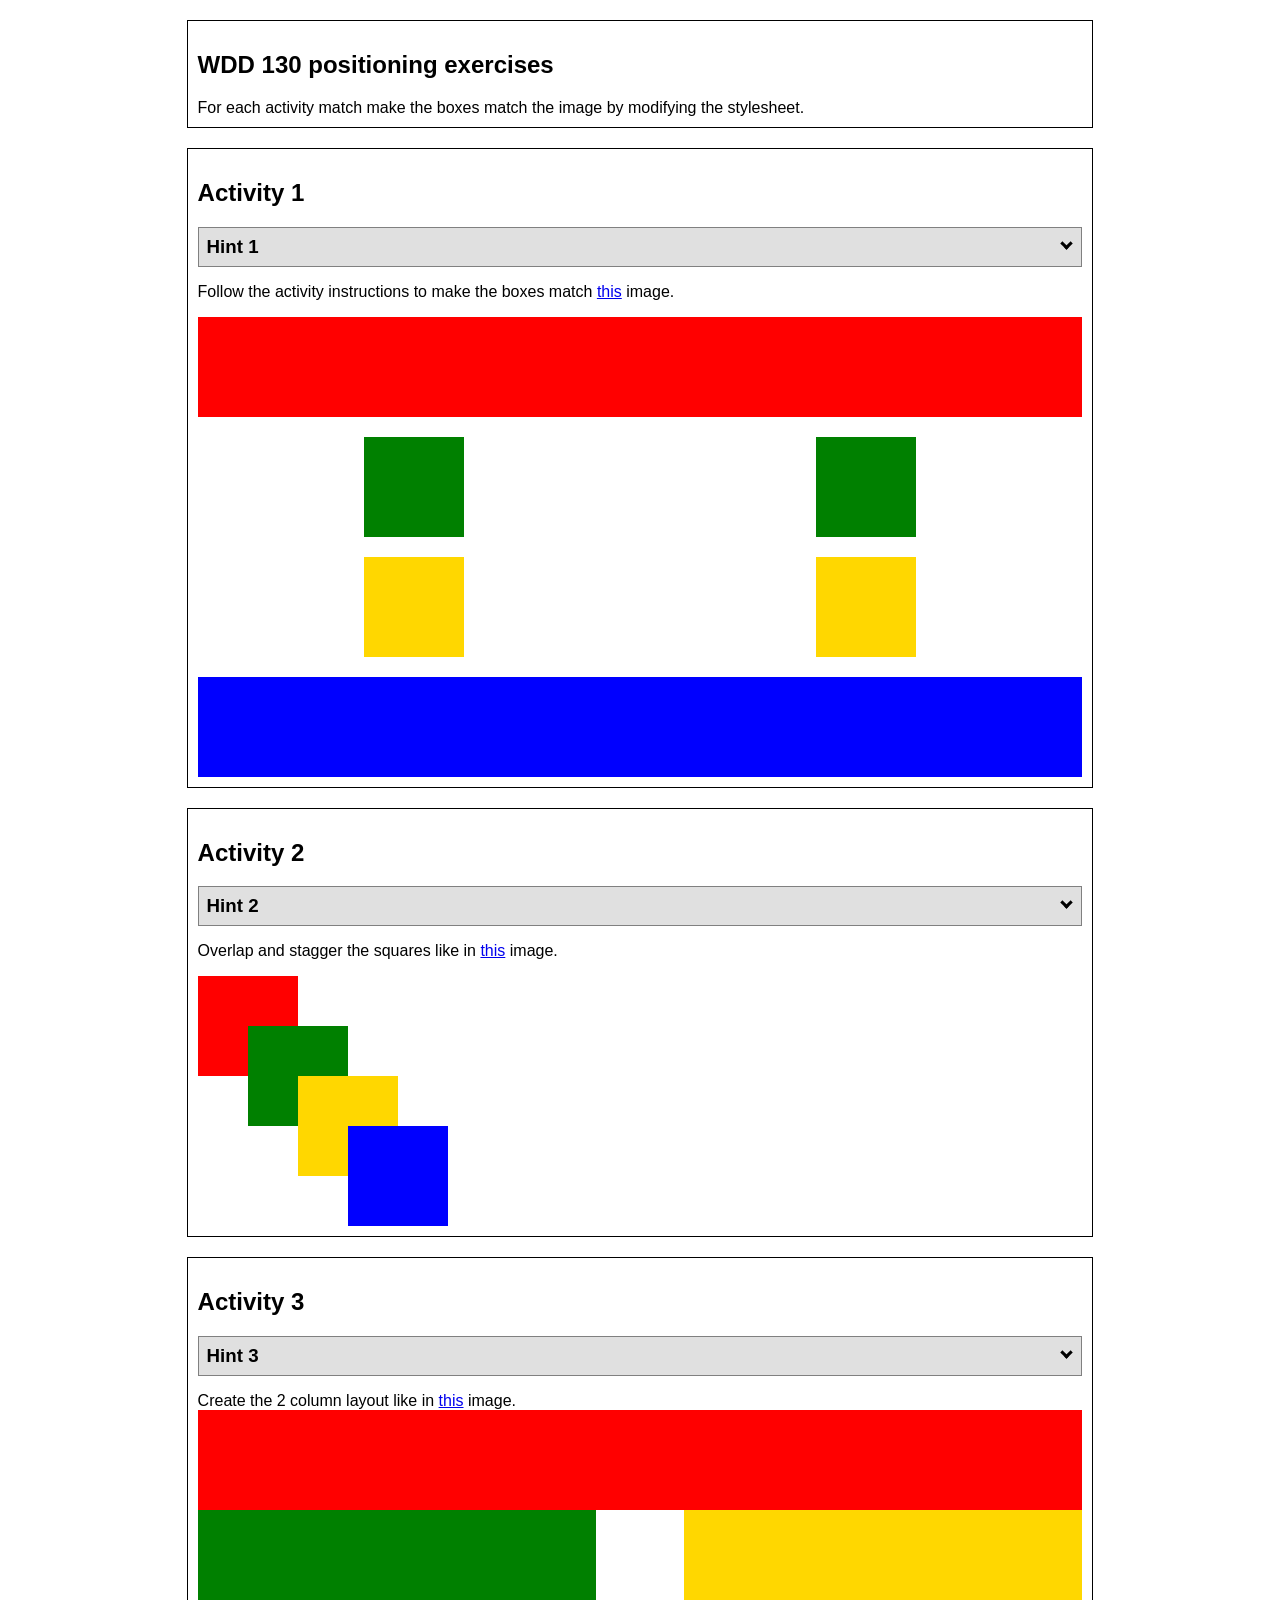
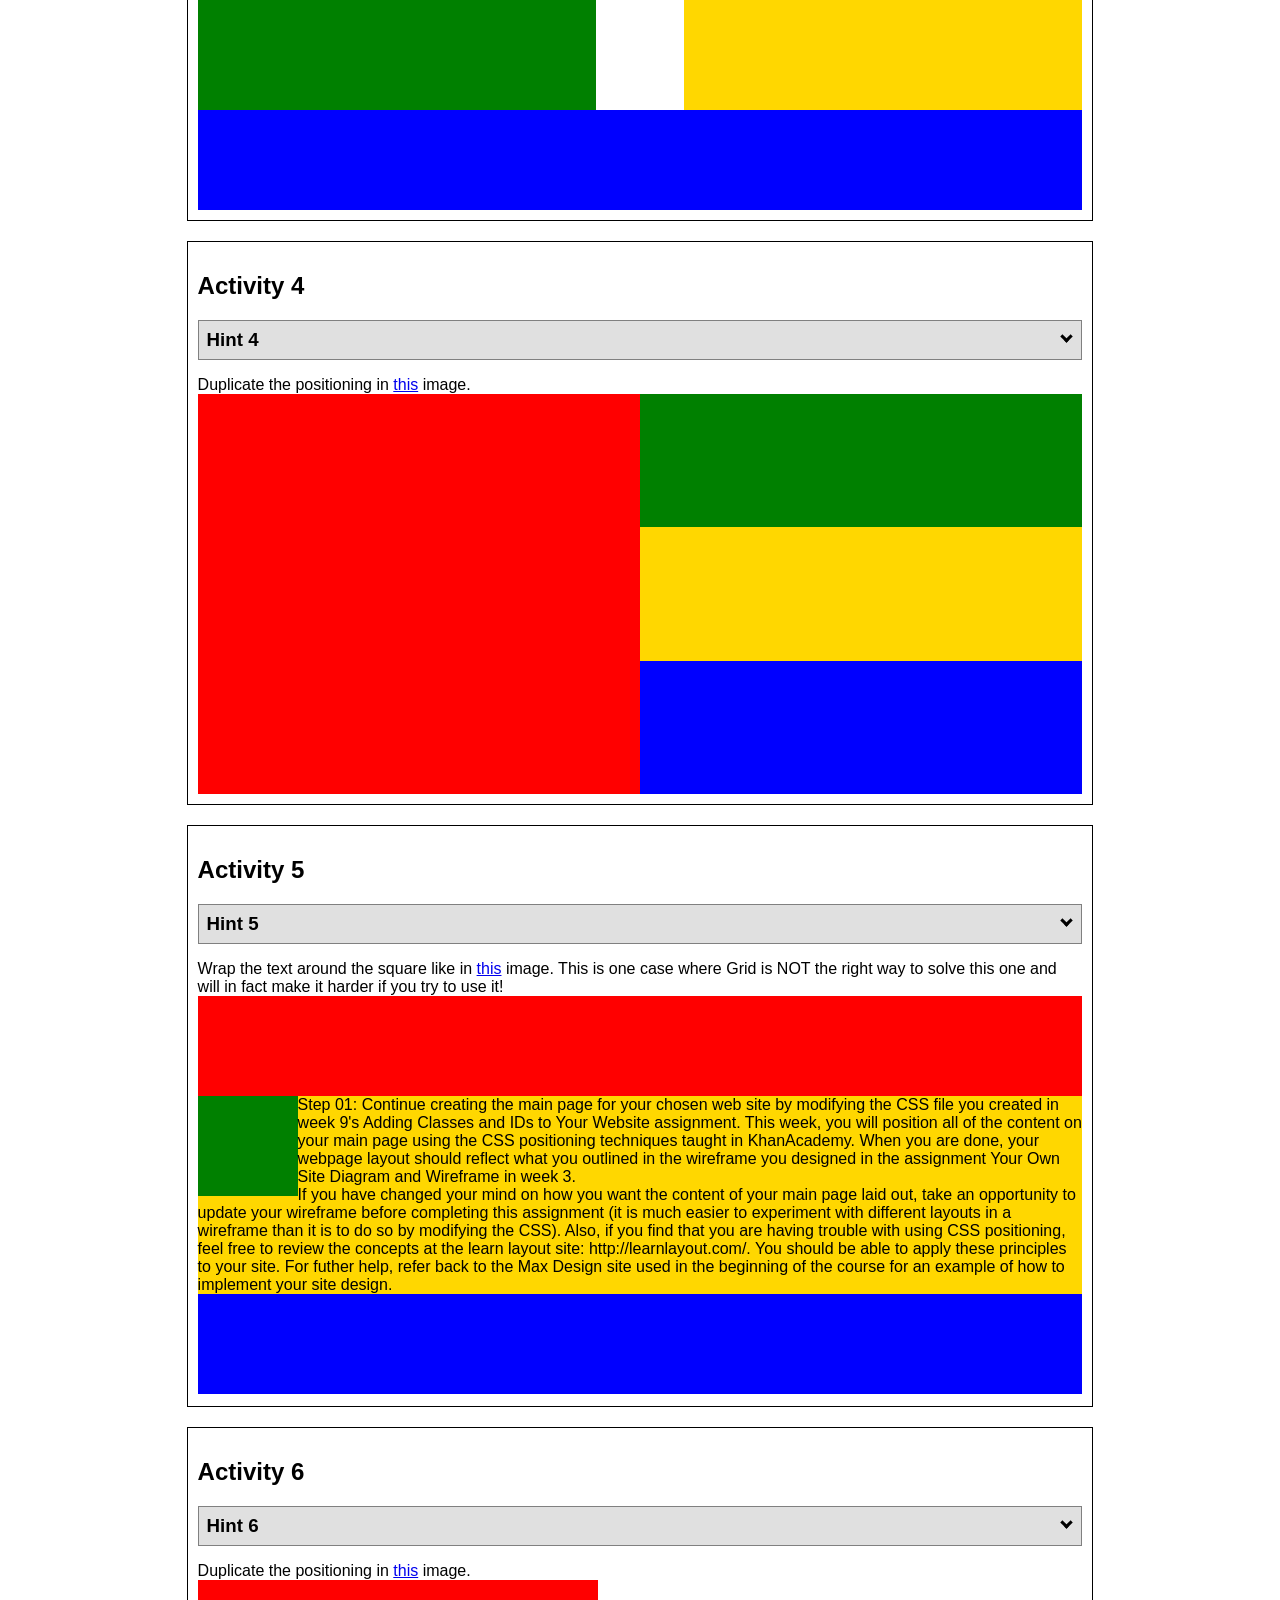
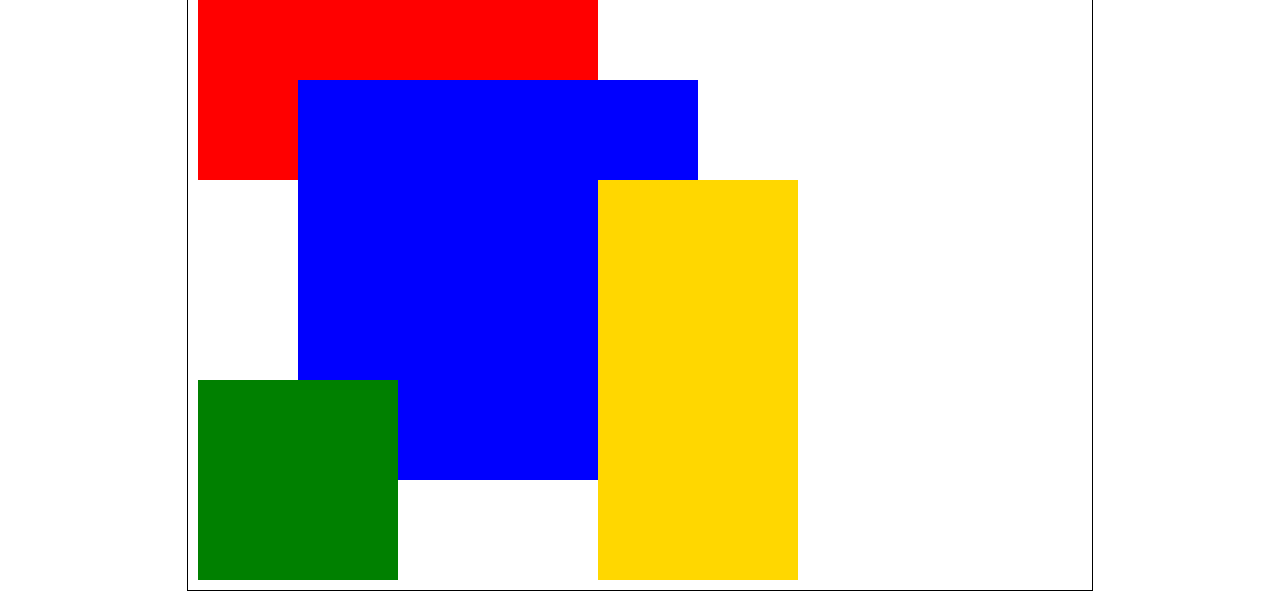
<file: ice/positioning/positioning.html>
<!DOCTYPE html>
<html lang="en">
  <head>
    <!-- HTML - Name: positioning.html -->
    <title>Positioning Activity</title>
    <link rel="stylesheet" type="text/css" href="positionstyles.css" />
  </head>
  <body>
    <div class="activity">
      <h2>WDD 130 positioning exercises</h2>
      For each activity match make the boxes match the image by modifying the stylesheet.</div>
    <div class="activity">
      <h2>Activity 1</h2>
      <section class="hint"><input type="checkbox" ><i></i> <h3>Hint 1</h3><div><p>Use the activity instructions for the firt activity</a></p></div></section>
      <p>Follow the activity instructions to make the boxes match  <a href="images/example1.png" target="_blank">this</a> image.</p>
      <div class="content1" >
        <div class="red1" ></div>
        <div class="green1" ></div>
        <div class="green1" ></div>
        <div class="yellow1"></div>
        <div class="yellow1"></div>
        <div class="blue1"></div>
      </div>
    </div>
    <div class="activity">
      <h2>Activity 2</h2>
      <section class="hint"><input type="checkbox" > <h3>Hint 2</h3><i></i><div>
      <ul>
      <li>grid-template-columns: 50px 50px 50px 50px 50px </li></ul></div></section>
      <p>Overlap and stagger the squares like in <a href="images/example2.png" target="_blank">this</a> image.</p>
      <div class="content2" >
        <div class="red2" ></div>
        <div class="green2" ></div>
        <div class="yellow2"></div>
        <div class="blue2"></div>
      </div>
    </div>
    <div class="activity">
      <h2>Activity 3</h2>
      <section class="hint"><input type="checkbox" > <h3>Hint 3</h3><i></i><div><p>This one is going to be best solved with CSS Grid. Remember to make the boxes the right width first...then start moving them around. </p><h4>Properties used:</h4><ul><li>display:grid;</li><li>grid-template-columns:</li><li>grid-column-gap:</li>
        <li>grid-column:</li>  </ul></div></section>
      Create the 2 column layout like in <a href="images/example3.png" target="_blank">this</a>  image.
      <div class="content3" >
        <div class="red3" ></div>
        <div class="green3" ></div>
        <div class="yellow3"></div>
        <div class="blue3"></div>
      </div>
    </div>
    <div class="activity">
      <h2>Activity 4</h2>
      <section class="hint"><input type="checkbox" > <h3>Hint 4</h3><i></i><div><p>For the others we have been primarily concerned with width. For this one you will need to adjust height as well. </p><h4>Properties used:</h4><ul><li>display:grid;</li><li>grid-template-columns:</li><li>grid-row:</li></ul></div></section>
      Duplicate the positioning in <a href="images/example4.png" target="_blank">this</a> image. 
      <div class="content4" >
        <div class="red4" ></div>
        <div class="green4" ></div>
        <div class="yellow4"></div>
        <div class="blue4"></div>
      </div>
    </div>

    <div class="activity">
      <h2>Activity 5</h2>
      <section class="hint"><input type="checkbox" > <h3>Hint 5</h3><i></i><div><p>Grid is <strong>not</strong> the right way to do this.  In fact there is only one way to really do that...and that is with float. Remember that we float the thing we want the text to wrap around.  Also remember to start by making all the shapes the right size and shape.</p><h4>Properties used:</h4><ul><li>float: left;</li></ul></div></section>
      Wrap the text around the square like in <a href="images/example5.png" target="_blank">this</a> image. This is one case where Grid is NOT the right way to solve this one and will in fact make it harder if you try to use it!
      <div class="content5" >
        <div class="red5" ></div>
        <div class="green5" ></div>
        <div class="yellow5">Step 01: Continue creating the main page for your chosen web site by modifying the CSS file you created in week 9's Adding Classes and IDs to Your Website assignment. This week, you will position all of the content on your main page using the CSS positioning techniques taught in KhanAcademy. When you are done, your webpage layout should reflect what you outlined in the wireframe you designed in the assignment Your Own Site Diagram and Wireframe in week 3. <br />
          If you have changed your mind on how you want the content of your main page laid out, take an opportunity to update your wireframe before completing this assignment (it is much easier to experiment with different layouts in a wireframe than it is to do so by modifying the CSS). Also, if you find that you are having trouble with using CSS positioning, feel free to review the concepts at the learn layout site: http://learnlayout.com/. You should be able to apply these principles to your site. For futher help, refer back to the Max Design site used in the beginning of the course for an example of how to implement your site design.</div>
        <div class="blue5"></div>
      </div>
    </div>
    <div class="activity">
      <h2>Activity 6</h2>
      <section class="hint"><input type="checkbox" > <h3>Hint 6</h3><i></i><div><p>This one is all about visualizing the grid behind the layout. If you are having a hard time doing that first: all the sizes are even multiples of 100, and second here is another example with the lines drawn: <a href="images/example6-hint.png" target="_blank">example 6 with lines</a>. For this one you will find it easiest if you use px for the column width. You can also use <kbd>z-index</kbd> to control the element layering.    </p><h4>Properties used:</h4><ul><li>display:grid;</li><li>grid-template-columns:</li><li>grid-column:</li><li>grid-row:</li><li><a href="https://www.w3schools.com/cssref/pr_pos_z-index.asp" target="_blank">z-index:</a></li></ul></div></section>
      Duplicate the positioning in <a href="images/example6.png" target="_blank">this</a> image.
      <div class="content6" >
        <div class="red6" ></div>
        <div class="green6" ></div>
        <div class="yellow6"></div>
        <div class="blue6"></div>
      </div>
    </div>
  </body>
</html>
</file>
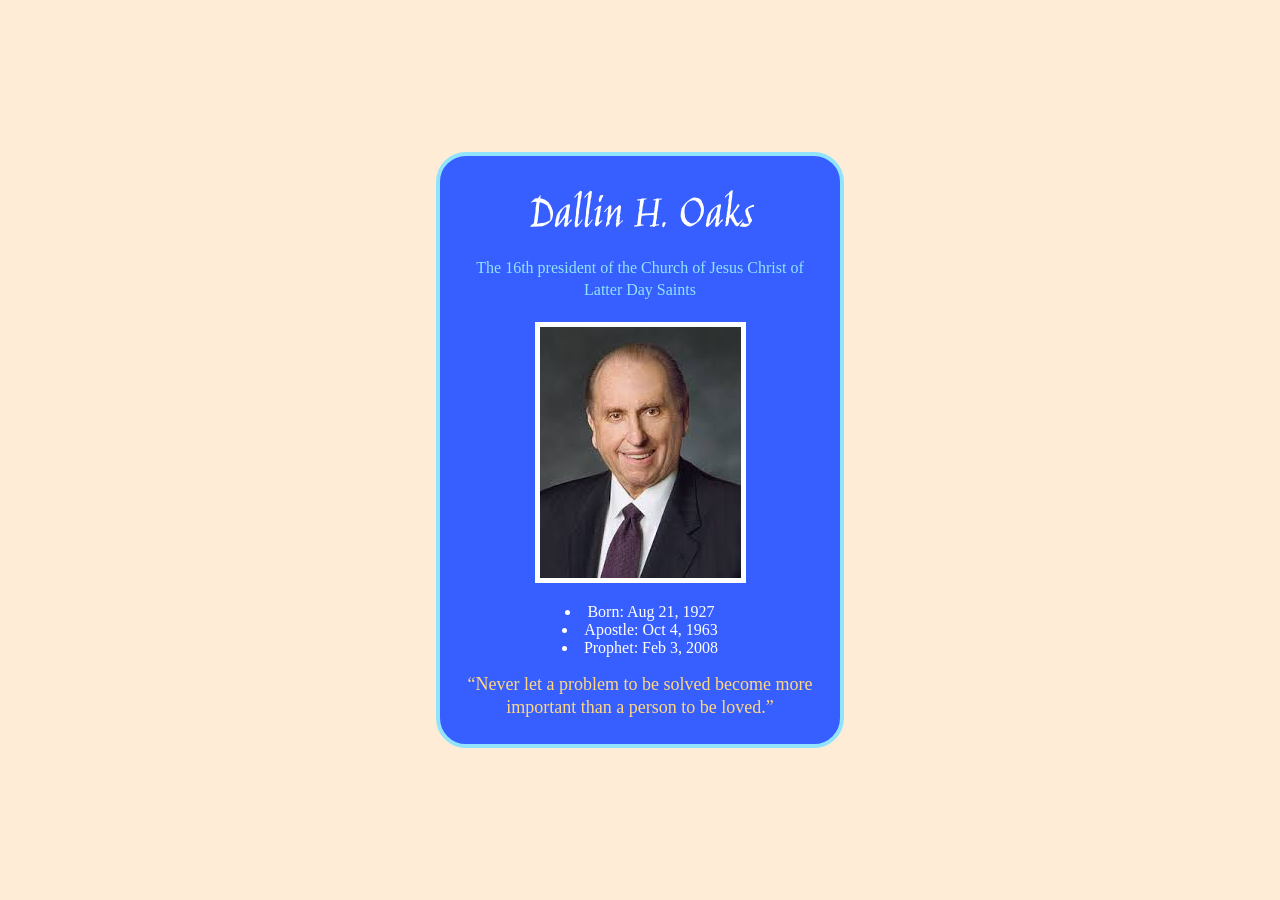
<file: ice/prophet_cards/prophet_cards.html>
<!DOCTYPE html>
<html lang="en">
<head>
    <meta charset="UTF-8">
    <meta name="viewport" content="width=device-width, initial-scale=1.0">
    <title>Thomas S. Monson</title>
    <link type="text/css" rel="stylesheet" href="styles.css" />
</head>
<body>
    <div class="card">

    <h1 class="title">Dallin H. Oaks</h1>

    <div class="subtitle">
      <a href="https://www.churchofjesuschrist.org" target="_blank">
        The 16th president of the Church of Jesus Christ of Latter Day Saints
      </a>
    </div>

    <img 
      class="profile-img"
      src="images/thomas s monson.jpg"
      alt="Thomas S. Monson"
    >

    <ul class="info">
      <li>Born: Aug 21, 1927</li>
      <li>Apostle: Oct 4, 1963</li>
      <li>Prophet: Feb 3, 2008</li>
    </ul>

    <div class="quote">
      “Never let a problem to be solved become more important than a person to be loved.”
    </div>

  </div>
</body>
</html>
</file>
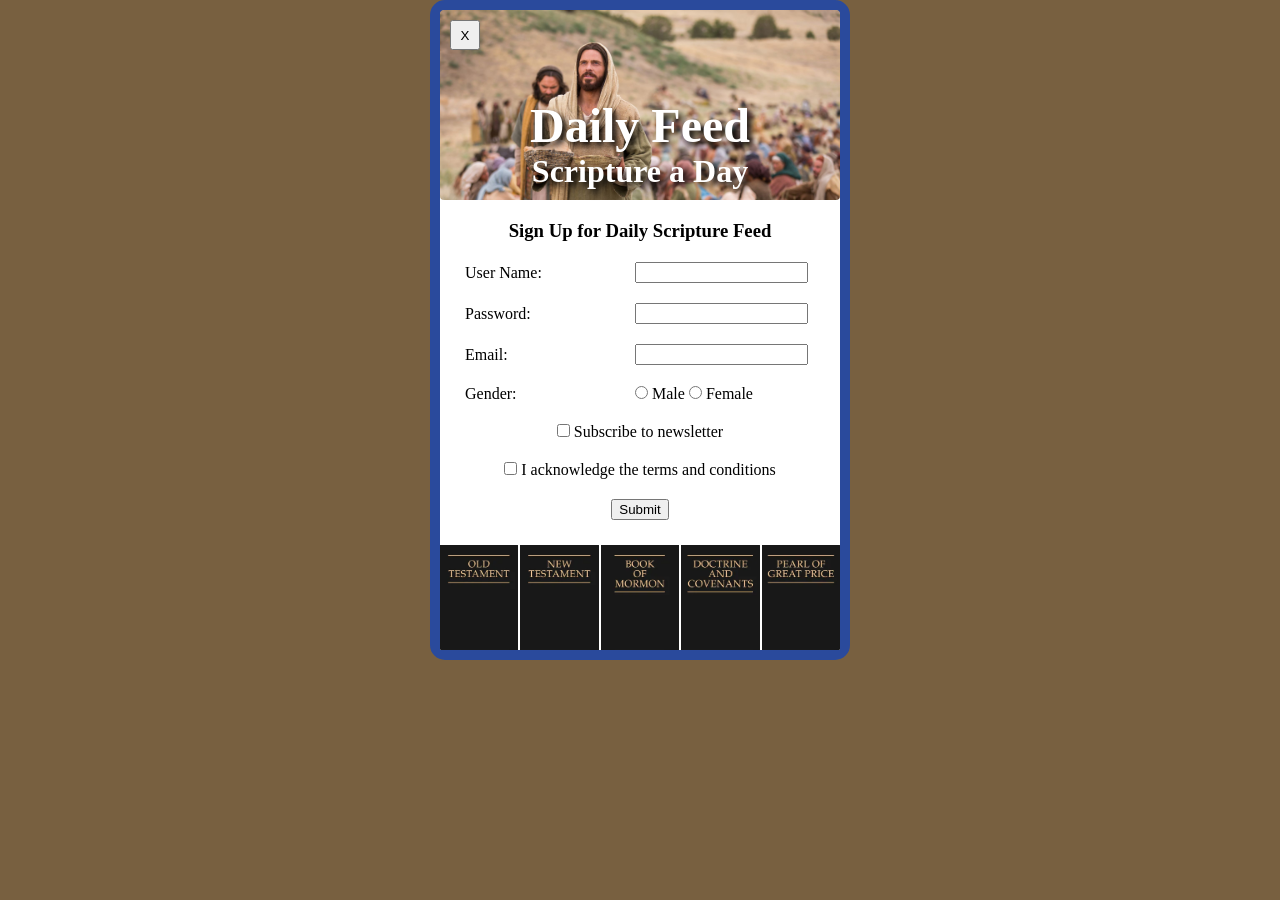
<file: ice/signup/signup.html>
<!DOCTYPE html>
<html lang="en">

<head>
    <meta charset="UTF-8">
    <meta name="viewport" content="width=device-width, initial-scale=1.0">
    <title>Daily Feed Sign Up</title>

    <style>
        * {
            margin: 0;
        }

        body {
            background: rgb(120, 96, 64);
        }

        #formContainer {
            margin: auto;
            width: 400px;
            border: 10px solid #2a4a9c;
            border-radius: 15px;
            background: white;
        }

        .banner {
            position: relative;
            height: 170px;
            background-image: url(images/jesus_feeds_5000.jpeg);
            background-size: cover;
            display: flex;
            flex-direction: column;
            justify-content:flex-end;
            align-items: center;
            color: white;
            text-shadow: 4px 4px 6px black;
            padding: 10px;
            border-radius: 4px;
        }

        .banner h1 {
            font-size: 3rem;
        }

        .banner h2 {
            font-size: 2rem;
        }

        #closeBtn {
            position: absolute;
            top: 10px;
            left: 10px;
            width: 30px;
            height: 30px;
        }  

        .title {
            text-align: center;
            padding: 20px 0;
        }

        #myForm {
            padding: 0 25px 25px;
            display: grid;
            grid-template-columns: 150px 1fr;
            gap: 20px;
            align-items: center;
        }

        input[type="text"],
        input[type="password"],
        input[type="email"] {
            width: 165px;
        }

        section {
            grid-column: 1 / 3;
            text-align: center;
        }

        .footer {
            display: grid;
            grid-template-columns: repeat(5, 1fr);
            gap: 2px;
            background: white;
        }

        .footer img {
            width: 100%;
            display: block;
        }

        .footer img:first-child {
            border-bottom-left-radius: 1px;
        }

        .footer img:last-child {
            border-bottom-right-radius: 1px;
        }
        
    </style>


</head>

<body>
    <div id="formContainer">
        <div class="banner">
            <button type="button" id="closeBtn">X</button>
            <h1>Daily Feed</h1>
            <h2>Scripture a Day</h2>
        </div>
        <div class="title">
            <h3>Sign Up for Daily Scripture Feed</h3>
        </div>
        <form id="myForm">
            
            <label for="username">User Name:</label>
            <input type="text" id="username" name="username" required>

            <label for="password">Password:</label>
            <input type="password" id="password" name="password" required>

            <label for="email">Email:</label>
            <input type="email" id="email" name="email" required>

            <label>Gender:</label>
            <div>
                <input type="radio" id="male" name="gender" value="male" required>
                <label for="male">Male</label>
                <input type="radio" id="female" name="gender" value="female" required>
                <label for="female">Female</label>
            </div>

            <section>
                <input type="checkbox" id="newsletter" name="newsletter">
                <label for="newsletter">Subscribe to newsletter</label>
            </section>

            <section>
                <input type="checkbox" id="conditions" name="conditions" required>
                <label for="conditions">I acknowledge the terms and conditions</label>
            </section>

            <section>
                <button type="submit">Submit</button>
            </section>
        </form>
        <div class="footer">
            <img src="images/old_testament.webp" alt="Old Testament">
            <img src="images/new_testament.webp" alt="New Testament">
            <img src="images/book_of_mormon.webp" alt="Book of Mormon">
            <img src="images/doctrine_and_covenants.webp" alt="Doctrine and Covenants">
            <img src="images/pearl_of_great_price.webp" alt="Pearl of Great Price">
        </div>
    </div>

    <div id="output"></div>

    <script>
        // Here is some Javascript to start looking forward to wdd131
        document.getElementById("closeBtn").addEventListener("click", function () {
            document.getElementById("formContainer").style.display = "none";
         });
        const form = document.getElementById('myForm');
        const output = document.getElementById('output');

        form.addEventListener('submit', function (event) {
            event.preventDefault(); // Stop form from actually submitting

            const formData = new FormData(form);
            const entries = [];

            for (const [key, value] of formData.entries()) {
                if (key == "password") {
                    entries.push(`<strong>${key}</strong>: ${value} (you should probably encrypt the password)`);
                } else {
                    entries.push(`<strong>${key}</strong>: ${value}`);
                }
            }

            output.innerHTML = `
            <br>  
            <h3>Here is the data that would be sent to the server:</h3>
            <ul>
                ${entries.map(item => `<li>${item}</li>`).join('')}
            </ul>
            `;
                });
    </script>

</body>

</html>
</file>
<file: styles/style.css>
*{
    margin:0;
    padding:0;
    box-sizing:border-box;
}
:root{
    --night:#090b1a;
    --space:#111633;
    --purple:#7f5af0;
    --gold:#ffe66d;
    --cream:#fff7e6;
    --paper:#fffdf5;
    --ink:#272343;
}
body{
    font-family:'Poppins', sans-serif;
    background:
    radial-gradient(circle at top, #202657, var(--night));
    color:white;
    line-height:1.7;
    overflow-x:hidden;
}
body::before{
    content:"";
    position:fixed;
    inset:0;
    background-image:
    radial-gradient(white 1px, transparent 1px);
    background-size:50px 50px;
    opacity:.25;
    z-index:-1;
}

header{
    display:flex;
    justify-content:space-between;
    align-items:center;
    padding:25px 8%;
    position:sticky;
    top:0;
    background:rgba(9,11,26,.85);
    backdrop-filter:blur(10px);
    border-bottom:1px solid rgba(255,255,255,.1);
}
.logo{
    font-family:'Caveat', cursive;
    font-size:2rem;
    color:var(--gold);
}
nav{
    display:flex;
    gap:25px;
}
nav a{
    color:white;
    text-decoration:none;
    font-size:.95rem;
    transition:.3s;
}
nav a:hover{
    color:var(--gold);
    transform:translateY(-3px);
}
.hero{
    min-height:85vh;
    display:grid;
    grid-template-columns:1fr 300px;
    align-items:center;
    padding:80px 10%;
}
.small-title{
    color:var(--gold);
    font-family:'Caveat';
    font-size:1.6rem;
}
.hero h1{
    font-family:'Caveat';
    font-size:4.5rem;
    line-height:1.1;
    margin:20px 0;
}
.hero p{
    max-width:600px;
    color:#ddd;
}
.launch-button{
    display:inline-block;
    margin-top:30px;
    padding:15px 30px;
    background:var(--purple);
    color:white;
    border-radius:50px;
    text-decoration:none;
    transition:.4s;
}
.launch-button:hover{
    background:var(--gold);
    color:black;
    transform:scale(1.08);
}
.moon{
    font-size:15rem;
    text-align:center;
    animation:float 5s infinite ease-in-out;
    filter:drop-shadow(0 0 30px #fff);
}
@keyframes float{
    50%{
        transform:translateY(-25px);
    }
}
section{
    width:85%;
    margin:100px auto;
}
section h2{
    text-align:center;
    font-family:'Caveat';
    font-size:3rem;
    color:var(--gold);
    margin-bottom:20px;
}
.planets{
    display:grid;
    grid-template-columns:repeat(3,1fr);
    gap:50px;
    margin-top:50px;
}
.planet{
    padding:35px;
    border-radius:50%;
    min-height:280px;
    display:flex;
    flex-direction:column;
    justify-content:center;
    text-align:center;
    background:
    linear-gradient(135deg,#252a62,#111633);
    border:3px solid rgba(255,255,255,.15);
    transition:.5s;
}
.planet:hover{
    transform:translateY(-20px) rotate(3deg);
    box-shadow:0 0 40px var(--purple);
}
.planet h3{
    font-family:'Caveat';
    font-size:2rem;
    color:var(--gold);
}
.planet a{
    margin-top:15px;
    color:white;
}
.skill-list{
    background:rgba(255,255,255,.08);
    padding:30px;
    border-radius:20px;
}
.skill-list p{
    display:flex;
    justify-content:space-between;
    padding:15px;
    border-bottom:1px solid rgba(255,255,255,.2);
}
.skill-list span{
    color:var(--gold);
}
.notes{
    display:grid;
    grid-template-columns:repeat(3,1fr);
    gap:30px;
}
.note{
    background:var(--paper);
    color:var(--ink);
    padding:30px;
    min-height:220px;
    transform:rotate(-2deg);
    box-shadow:0 10px 20px black;
    transition:.3s;
}
.note:nth-child(2){
    transform:rotate(3deg);
}
.note:hover{
    transform:scale(1.05) rotate(0);
}
.note h3{
    font-family:'Caveat';
    font-size:2rem;
}
/* =========================
   TABLE
========================= */
table{
    width:100%;
    border-collapse:collapse;
    background:var(--paper);
    color:var(--ink);
    border-radius:20px;
    overflow:hidden;
}
th{
    background:var(--purple);
    color:white;
}
td,th{
    padding:18px;
    text-align:center;
}

/* =========================
   FORM
========================= */
form{
    max-width:600px;
    margin:auto;
    display:grid;
    gap:15px;
}
input,
textarea{
    padding:15px;
    border-radius:15px;
    border:none;
    font-family:inherit;
}
textarea{
    height:150px;
}
button{
    padding:15px;
    border:none;
    border-radius:50px;
    background:var(--gold);
    cursor:pointer;
    font-weight:bold;
    transition:.3s;
}
button:hover{
    transform:scale(1.05);
    background:white;
}
footer{
    text-align:center;
    padding:30px;
    background:#050611;
    color:var(--gold);
    font-family:'Caveat';
    font-size:1.5rem;
}
.journal h1{
    text-align:center;
    font-family:'Caveat';
    font-size:4rem;
    color:var(--gold);
}
.journal-page{
    margin-top:40px;
    background:var(--paper);
    color:var(--ink);
    padding:40px;
    border-radius:25px;
    display:grid;
    grid-template-columns:250px 1fr;
    gap:40px;
    box-shadow:0 15px 40px black;
}
.astronaut-avatar{
    width:220px;
    height:220px;
    border-radius:50%;
    display:flex;
    align-items:center;
    justify-content:center;
    font-size:7rem;
    background:
    radial-gradient(circle,#7f5af0,#111633);
    border:8px solid var(--gold);
    box-shadow:
    0 0 40px #7f5af0;
    animation:float 5s infinite ease-in-out;
}
.timeline-box{
    background:rgba(255,255,255,.1);
    padding:25px;
    margin:25px 0;
    border-left:5px solid var(--gold);
}
.timeline-box h3{
    font-family:'Caveat';
    font-size:2rem;
    color:var(--gold);
}
.favorites ul{
    background:var(--paper);
    color:var(--ink);
    padding:40px;
    border-radius:20px;
    list-style:none;
}
.favorites li{
    margin:15px;
    font-size:1.2rem;
}
@media(max-width:800px){
    .journal-page{
        grid-template-columns:1fr;
        text-align:center;
    }
}

.ice-intro{
    text-align:center;
    max-width:800px;
}

.ice-intro h1{
    font-family:'Caveat';
    font-size:4rem;
    color:var(--gold);
}


.ice-cards{
    display:grid;
    grid-template-columns:repeat(3,1fr);
    gap:35px;
    margin-top:50px;
}


.ice-card{
    background:
    linear-gradient(
    145deg,
    rgba(255,255,255,.15),
    rgba(255,255,255,.03)
    );

    padding:35px;
    border-radius:25px;
    border:1px solid rgba(255,255,255,.2);
    backdrop-filter:blur(10px);
    transition:.4s;

}

.ice-card:hover{
    transform:translateY(-15px);
    box-shadow:
    0 0 30px #7f5af0;
}


.ice-card h3{
    font-family:'Caveat';
    font-size:2.2rem;
    color:#a5f3fc;
}


.ice-card a{
    display:inline-block;
    margin-top:20px;
    color:var(--gold);
    text-decoration:none;
}


.research-note .note{
    max-width:600px;
    margin:auto;
    text-align:center;
    font-family:'Caveat';
    font-size:2rem;
}

@media(max-width:900px){
    .ice-cards{
        grid-template-columns:1fr;
    }
}
</file>
<file: ice/apostle_spotlight/styles.css>
body {
    margin: 0;
    padding: 0;
    background-color: #d9d9d9;
    font-family: Arial, sans-serif;

    display: flex;
    justify-content: center;
    align-items: center;
    min-height: 100vh;
}

/* Main container */
.container {
    width: 800px;
    min-height: 600px;
    border: 4px solid black;
    border-radius: 50px;
    overflow: hidden;
    position: relative;
    background-color: black;
    background-image: url("images/christus.webp");
    background-size: cover;
    background-position: center;
    padding-bottom: 30px;
}

/* Titles */
h1, h2 {
    color: white;
    text-align: center;
    margin: 0;
    font-weight: normal;
}

h1 {
    margin-top: 15px;
    font-size: 2.2rem;
}

h2 {
    margin-top: 25px;
    font-size: 1.8rem;
}

.top-row {
    display: grid;
    grid-template-columns: repeat(3, 100px);
    justify-content: center;
    gap: 30px;
    margin-top: 20px;
}

.apostles-grid {
    display: grid;
    grid-template-columns: repeat(4, 100px);
    justify-content: center;
    gap: 25px;
    margin-top: 25px;
}

.apostle {
    width: 100px;
    height: 100px;
    border-radius: 50%;
    border: 6px solid white;
    overflow: hidden;

    transition: 0.3s ease;
    cursor: pointer;
}

.apostle img {
    width: 100%;
    height: 100%;
    object-fit: cover;
}

.apostle:hover {
    border-color: rgb(59, 59, 59);
    transform: scale(1.1);
}
</file>
<file: ice/favorite_devo/styles/styles.css>
body {
  margin: 0;
  height: 100%;
  font-family: Arial, sans-serif;
  background: linear-gradient(to bottom, #d3d3d3, #001f3f);
  background-repeat: no-repeat; /* Just in case */
  background-attachment: fixed;
}

.container {
  text-align: center;
}

.header {
  padding: 20px 0;
}

.header-image {
  background-image: url('../images/icenter.png'); /* Replace with your image */
  background-repeat: no-repeat;
  background-position: center;
  height: 150px;
  display: flex;
  flex-direction: column;
  justify-content: center;
  color: white;

}

.header-image h1 {
  margin: 0;
  line-height: 0.9;
    font-size: 3.5em;
  font-weight: bold;
  text-shadow: 2px 2px 4px rgba(0, 0, 0, 0.7);
  background: #00000055;
}

.content-box {
  background-color: white;
  margin: 30px auto;
  width: 90%;
  max-width: 900px;
  padding: 40px;
  box-shadow: 5px 5px 0px black;
  min-height: 400px;
}

table {
  width: 100%;
  margin-bottom: 40px;
  border: 4px inset gray;
  background-color: #cbcbcb;
  box-shadow: 5px 5px 0px #003057;
}

th {
  background-color: #005175;
  color: white;
  padding: 12px;
  border: 4px ridge black;
}

td {
  border: 4px groove black;
  padding: 12px;
  text-align: center;
}

form {
    display: flex;
    flex-direction: column;
}

label {
    margin-top: 10px;
    margin-bottom: 5px;
    font-weight: bold;
}

input {
    padding: 10px;
    border: 1px solid #999;
    border-radius: 5px;
}

button {
    margin-top: 20px;
    padding: 12px;
    background-color: #4a6fa5;
    color: white;
    border: none;
    border-radius: 5px;
    cursor: pointer;
}

button:hover {
    background-color: #35527a;
}
</file>
<file: ice/positioning/positionstyles.css>
/* CSS - Name: "positionstyles.css" */
/* Activity 1 styles */
.content1 {
  display: grid;
  grid-template-columns: 1fr 1fr;
  justify-items: center;
  gap: 20px
}
.red1 { 
  width: 100%; 
  height: 100px; 
  background-color: red; 
  grid-column: 1/3;

} 
.green1 {
  width: 100px; 
  height: 100px; 
  background-color: green; 

} 
.yellow1 {
  width: 100px; 
  height: 100px; 
  background-color: gold; 
} 
.blue1 {
  width: 100%; 
  height: 100px; 
  background-color: blue; 
  grid-column: 1/3;
} 
/* Activity 2 styles */ 
.content2 {
  /* This is the parent of the activity 2 boxes. */
  display: grid;
  grid-template-columns: repeat(5, 50px);
  grid-template-rows: repeat(5, 50px);
}
.red2 {
  width: 100px; 
  height: 100px; 
  background-color: red; 
  grid-column: 1;
  grid-row: 1;
} 
.green2 { 
  width: 100px; 
  height: 100px; 
  background-color: green; 
  grid-column: 2;
  grid-row: 2;
} 
.yellow2 {
  width: 100px; 
  height: 100px; 
  background-color: gold; 
  grid-column: 3;
  grid-row: 3;
} 
.blue2 {
  width: 100px; 
  height: 100px; 
  background-color: blue; 
  grid-column: 4;
  grid-row: 4;
} 
/* Activity 3 styles */ 
.content3 {
  /* This is the parent of the activity 3 boxes. */
  display: grid;
  grid-template-columns: 1fr 1fr;
  grid-template-rows: 1fr 2fr 1fr;  
}
.red3 {
  width: 100%; 
  height: 100px; 
  background-color: red;
  grid-column: 1/3;

} 
.green3 {
  width: 90%; 
  height: 200px; 
  background-color: green;
  justify-self: start;
} 
.yellow3 {
  width: 90%; 
  height: 200px; 
  background-color: gold; 
  justify-self: end;
} 
.blue3 {
  width: 100%;
  height: 100px; 
  background-color: blue; 
  grid-column: 1/3;
} 
/* Activity 4 styles */ 
.content4 {
  /* This is the parent of the activity 4 boxes. */
  display: grid;
  grid-template-columns: 1fr 1fr;
  height: 400px;
}
.red4 {
  width: 100%; 
  height: 100%; 
  background-color: red; 
  grid-row:1/4;
} 
.green4 {
  width: 100%; 
  height: 100%; 
  background-color: green; 
  
} 
.yellow4 {
  width: 100%; 
  height: 100%; 
  background-color: gold; 
} 
.blue4 {
  width: 100%; 
  height: 100%; 
  background-color: blue; 
} 
/* Activity 5 styles */ 
.content5 {
  height: 400px;
}

.red5 {
  width: 100%;
  height: 100px;
  background-color: red;
}

.green5 {
  width: 100px;
  height: 100px;
  background-color: green;
  float: left;
}

.yellow5 {
  background-color: gold;
}

.blue5 {
  width: 100%;
  height: 100px;
  background-color: blue;
  clear: left;
} 
/* Activity 6 styles */ 
.content6 {
  /* This is the parent of the activity 6 boxes. */
  display: grid;
  grid-template-columns: repeat(6,100px);
  grid-template-rows: repeat(6,100px);
}
.red6 {
  width: 400px; 
  height: 200px; 
  background-color: red; 
  z-index: 0;
} 
.green6 {
  width: 200px; 
  height: 200px; 
  background-color: green; 
  grid-row: 5;
  z-index: 2;
} 
.yellow6 {
  width: 200px; 
  height: 400px; 
  background-color: gold; 
  grid-column: 5;
  grid-row: 3;
  z-index: 3;
} 
.blue6 {
  width: 400px; 
  height: 400px; 
  background-color: blue;
  grid-column: 2;
  grid-row: 2; 
  z-index: 1;
} 


/* Do not make any changes below here */
.activity {
  width: 70%; 
  margin: 20px auto; 
  font-family: Arial, sans-serif; 
  border: 1px solid black; 
  padding: 10px; 
  clear:both; 
  overflow: auto;
} 

.hint {
  border: 1px solid grey;
  background: #e0e0e0;
  padding: .5em;
  position: relative;
  margin: 1em 0;
}
.hint h3 {
  margin: 0;
}
.hint:hover {
  background: #d0d0d0;
}
.hint > div {
  display: none;
}

.hint input[type=checkbox] {
  position: absolute;
  width: 100%;
  height: 100%;
  opacity: 0;
  z-index: 1;
  cursor: pointer;
}

.hint input[type=checkbox]:checked ~ div {
  display: block;
}

.hint i {
  position: absolute;
  transform: translate(-6px, 0);
  margin-top: 16px;
  right: 10px;
  top: -3px;
}
.hint i:before, .hint i:after {
  content: "";
  position: absolute;
  background-color: black;
  width: 3px;
  height: 9px;
}
.hint i:before {
  transform: translate(2px, 0) rotate(45deg);
}
.hint i:after {
  transform: translate(-2px, 0) rotate(-45deg);
}

.hint input[type=checkbox]:checked ~ i:before {
  transform: translate(-2px, 0) rotate(45deg);
}
.hint input[type=checkbox]:checked ~ i:after {
  transform: translate(2px, 0) rotate(-45deg);
}
.hint a {
  position: relative;
  z-index: 1;
}
</file>
<file: ice/prophet_cards/styles.css>
@import url('https://fonts.googleapis.com/css2?family=Jim+Nightshade&display=swap');

body{
      margin:0;
      height:100vh;
      display:flex;
      justify-content:center;
      align-items:center;
      background:#FFECD7;
}

ul {
  padding-left: 0;
  list-style-position: inside; /* Pulls the dots into the text box */
}


.card{
      width:350px;
      background:#375fff;
      border:4px solid #91E4FB ;
      border-radius:30px;
      padding:25px;
      text-align:center;
      color:white;
}

.title{
      font-size:50px;
      margin:0;
      font-weight:300;
      color:#FFFFFF;
      font-family: Jim Nightshade;
}

.subtitle{
      font-size:16px;
      color:#91E4FB;
      margin-top:5px;
      margin-bottom:20px;
      line-height:1.4;
    }

.subtitle a{
      color:#91E4FB;
      text-decoration:none;
    }

.profile-img{
      border:5px solid white;
    }

.info-list{
      text-align:center;
      font-size:18px;
      line-height:1.5;
      margin-bottom:25px;
}

.quote{
      color:#FFD783;
      font-family:"Brush Script MT", cursive;
      font-size:18px;
      line-height:1.3;
      text-align:center;
}
</file>
